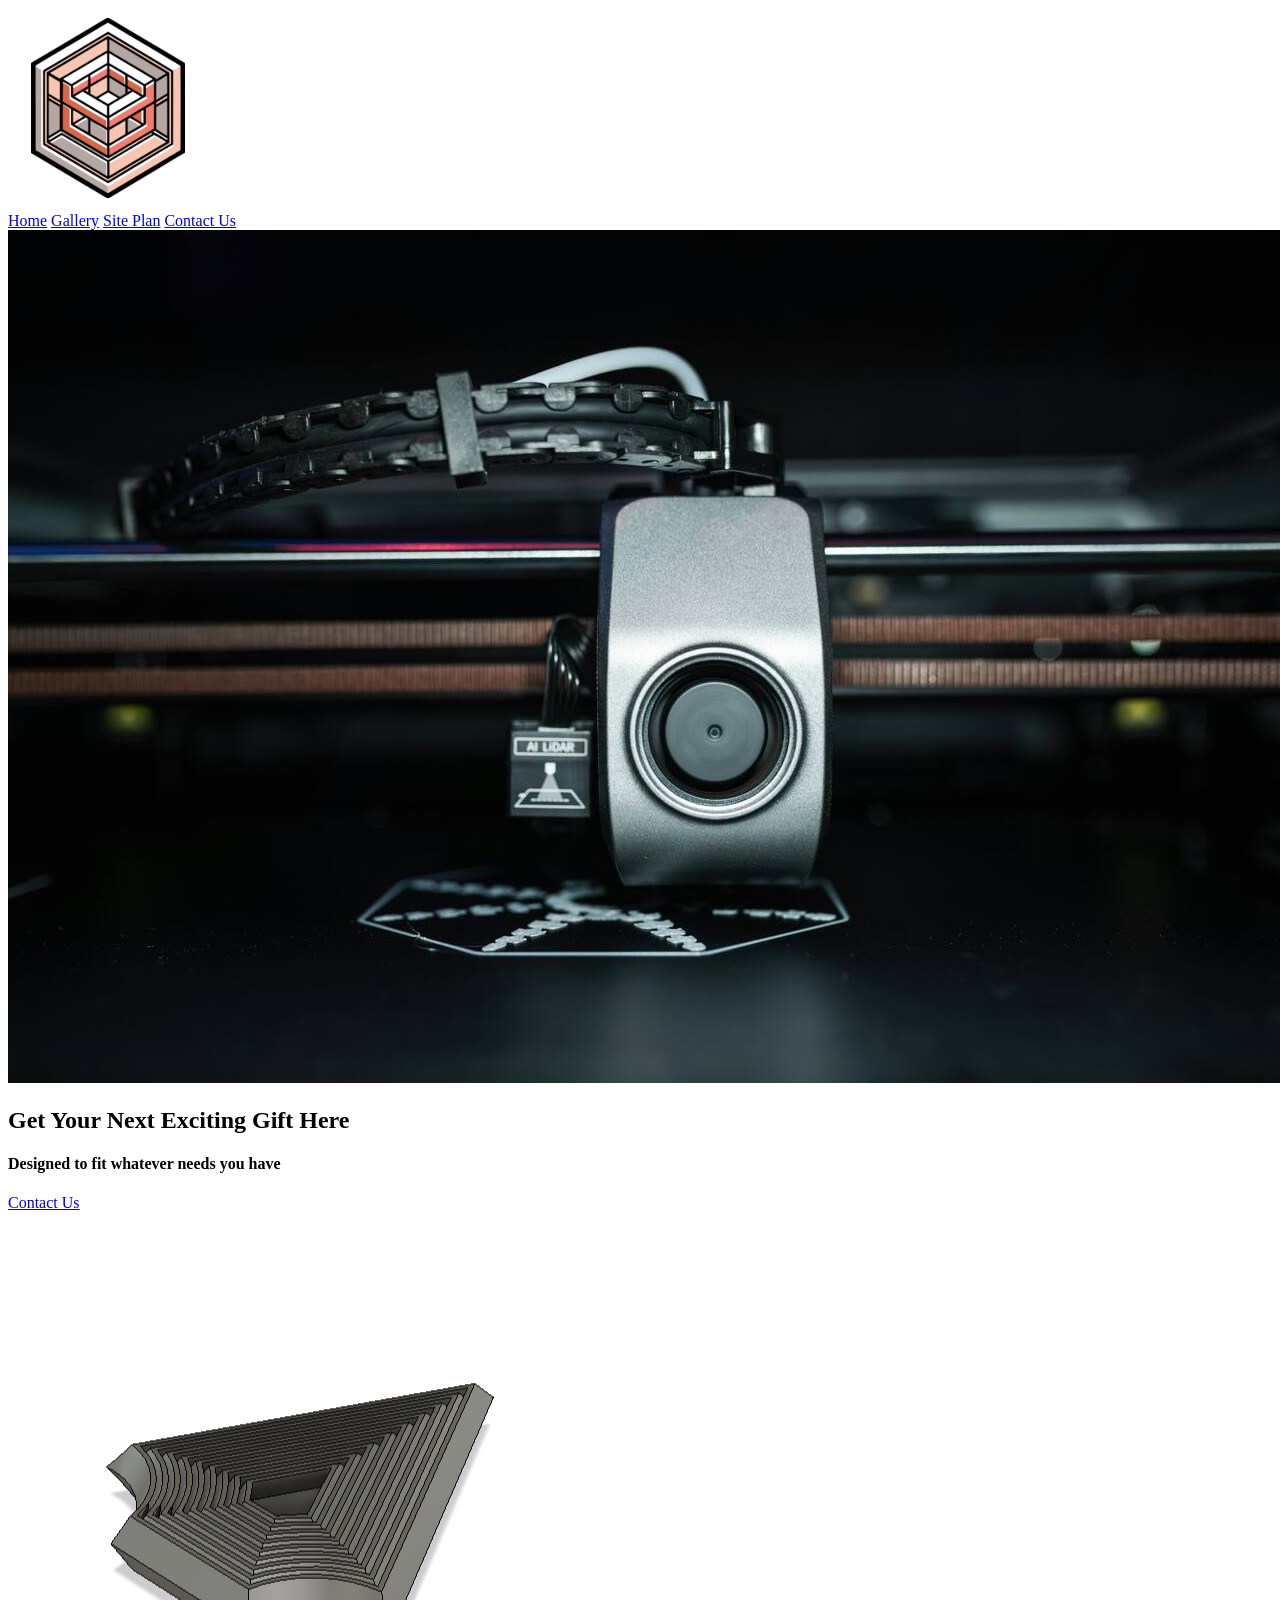
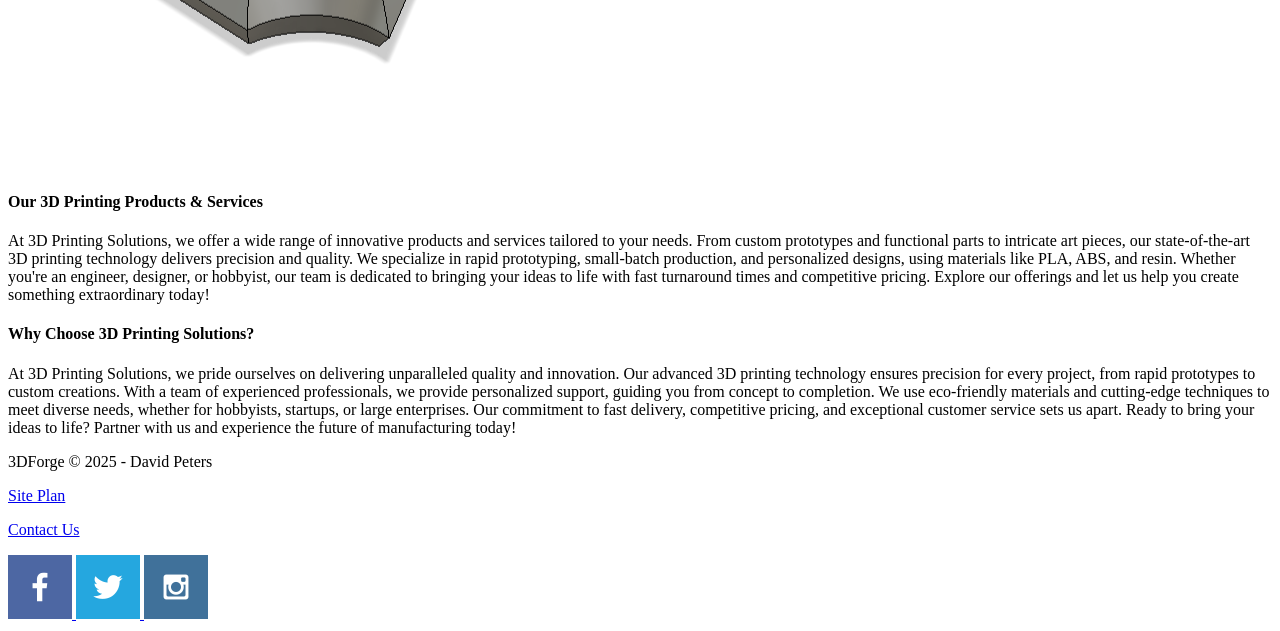
<file: 3d-print-services/index.html>
<!DOCTYPE html>
<html lang="en">
<head>
    <meta charset="UTF-8">
    <meta name="viewport" content="width=device-width, initial-scale=1.0">
    <title>3D Printing Services | 3DForge | Home</title>
</head>
<body>
    <div id="content">
        <header>
            <a href="index.html" id="logo_link">
                <img class="logo" src="images/site-logo.png" alt="3DForge Logo">
            </a>
            <nav>
                <a href="index.html">Home</a>
                <a href="gallery.html">Gallery</a>
                <a href="site-plan.html">Site Plan</a>
                <a href="contactus.html">Contact Us</a>
            </nav>
        </header>
        <div id="hero">
            <div id="hero-box">
                <img id="hero-img" src="images/3D-Printer-Printing.jpg" alt="Image of 3d Printer Printing Something">
            </div>
            <section id="hero-msg">
                <h1 class="hero-title">Get Your Next Exciting Gift Here</h1>
                <h4>Designed to fit whatever needs you have</h4>
                <div class="button-box">
                    <a class="contactus" href="contactus.html">Contact Us</a>
                </div>
            </section>
        </div>
    </div>
    <main>
        <section class="home-gallery">
            <div class="home-flex">
                <img src="images/Arrow-Head.png" alt="3d design of an arrowhead fidget toy">
            </div>
            <h4>Our 3D Printing Products & Services</h4>
            <p>
                At 3D Printing Solutions, we offer a wide range of innovative products and services tailored to your needs. From custom prototypes and functional parts to intricate art pieces, our state-of-the-art 3D printing technology delivers precision and quality. We specialize in rapid prototyping, small-batch production, and personalized designs, using materials like PLA, ABS, and resin. Whether you're an engineer, designer, or hobbyist, our team is dedicated to bringing your ideas to life with fast turnaround times and competitive pricing. Explore our offerings and let us help you create something extraordinary today!
            </p>
        </section>
        <section class="why">
            <h4>Why Choose 3D Printing Solutions?</h4>
            <p>
                At 3D Printing Solutions, we pride ourselves on delivering unparalleled quality and innovation. Our advanced 3D printing technology ensures precision for every project, from rapid prototypes to custom creations. With a team of experienced professionals, we provide personalized support, guiding you from concept to completion. We use eco-friendly materials and cutting-edge techniques to meet diverse needs, whether for hobbyists, startups, or large enterprises. Our commitment to fast delivery, competitive pricing, and exceptional customer service sets us apart. Ready to bring your ideas to life? Partner with us and experience the future of manufacturing today!
            </p>
        </section>
    </main>
    <footer>
        <p>3DForge &copy; 2025 - David Peters</p>
        <p><a href="site-plan.html">Site Plan</a></p>
        <p><a href="contactus.html">Contact Us</a></p>
        <div class="social">
            <a href="https://facebook.com" target="blank">
                <img src="images/facebook.png" alt="facebook icon">
            </a>
            <a href="https://twitter.com" target="blank">
                <img src="images/twitter.png" alt="twitter icon">
            </a>
            <a href="https://instagram.com" target="_blank">
                <img src="images/instagram.png" alt="instagram icon">
            </a>
        </div>

    </footer>
</body>
</html>
</file>
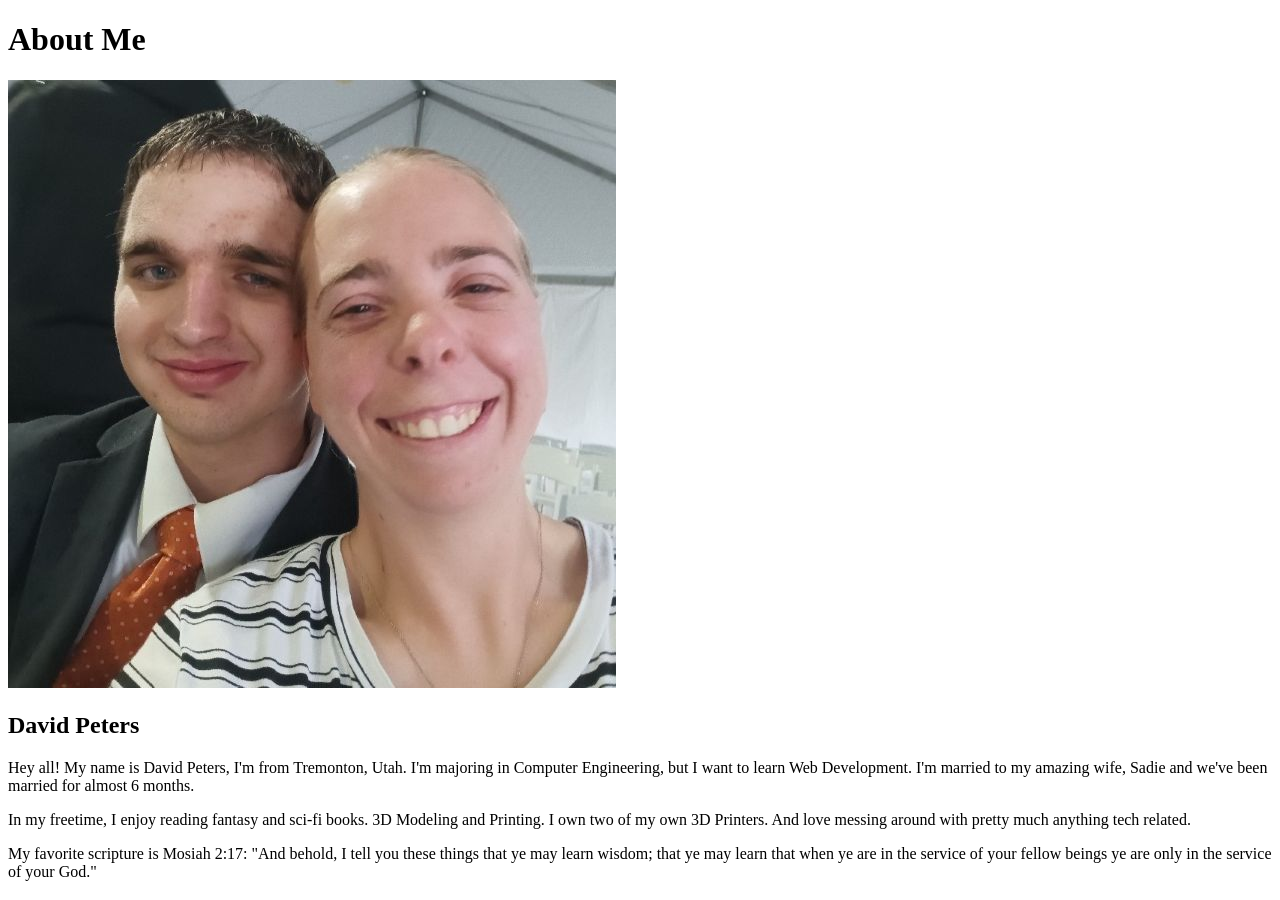
<file: aboutme/index.html>
<!DOCTYPE html>
<html lang="en">
<head>
    <meta charset="UTF-8">
    <meta http-equiv="X-UA-Compatible" content="IE=edge">
    <meta name="viewport" content="width=device-width, initial-scale=1.0">
    <title>All About Me</title>
</head>
<body>
    <h1>About Me</h1>
    <img src="Images/selfie.jpg" alt="Picture of David and his wife">
    <h2>David Peters</h2>
    <p>
        Hey all! My name is David Peters, I'm from Tremonton, Utah. I'm majoring in Computer Engineering, but I want to learn Web Development.
        I'm married to my amazing wife, Sadie and we've been married for almost 6 months.
    </p>
    <p>
        In my freetime, I enjoy reading fantasy and sci-fi books. 3D Modeling and Printing. I own two of my own 3D Printers. 
        And love messing around with pretty much anything tech related.
    </p>
    <p>
        My favorite scripture is Mosiah 2:17: "And behold, I tell you these things that ye may learn wisdom; that ye may learn that when ye are in the service of your fellow beings ye are only in the service of your God."
    </p>
</body>
</html>
</file>
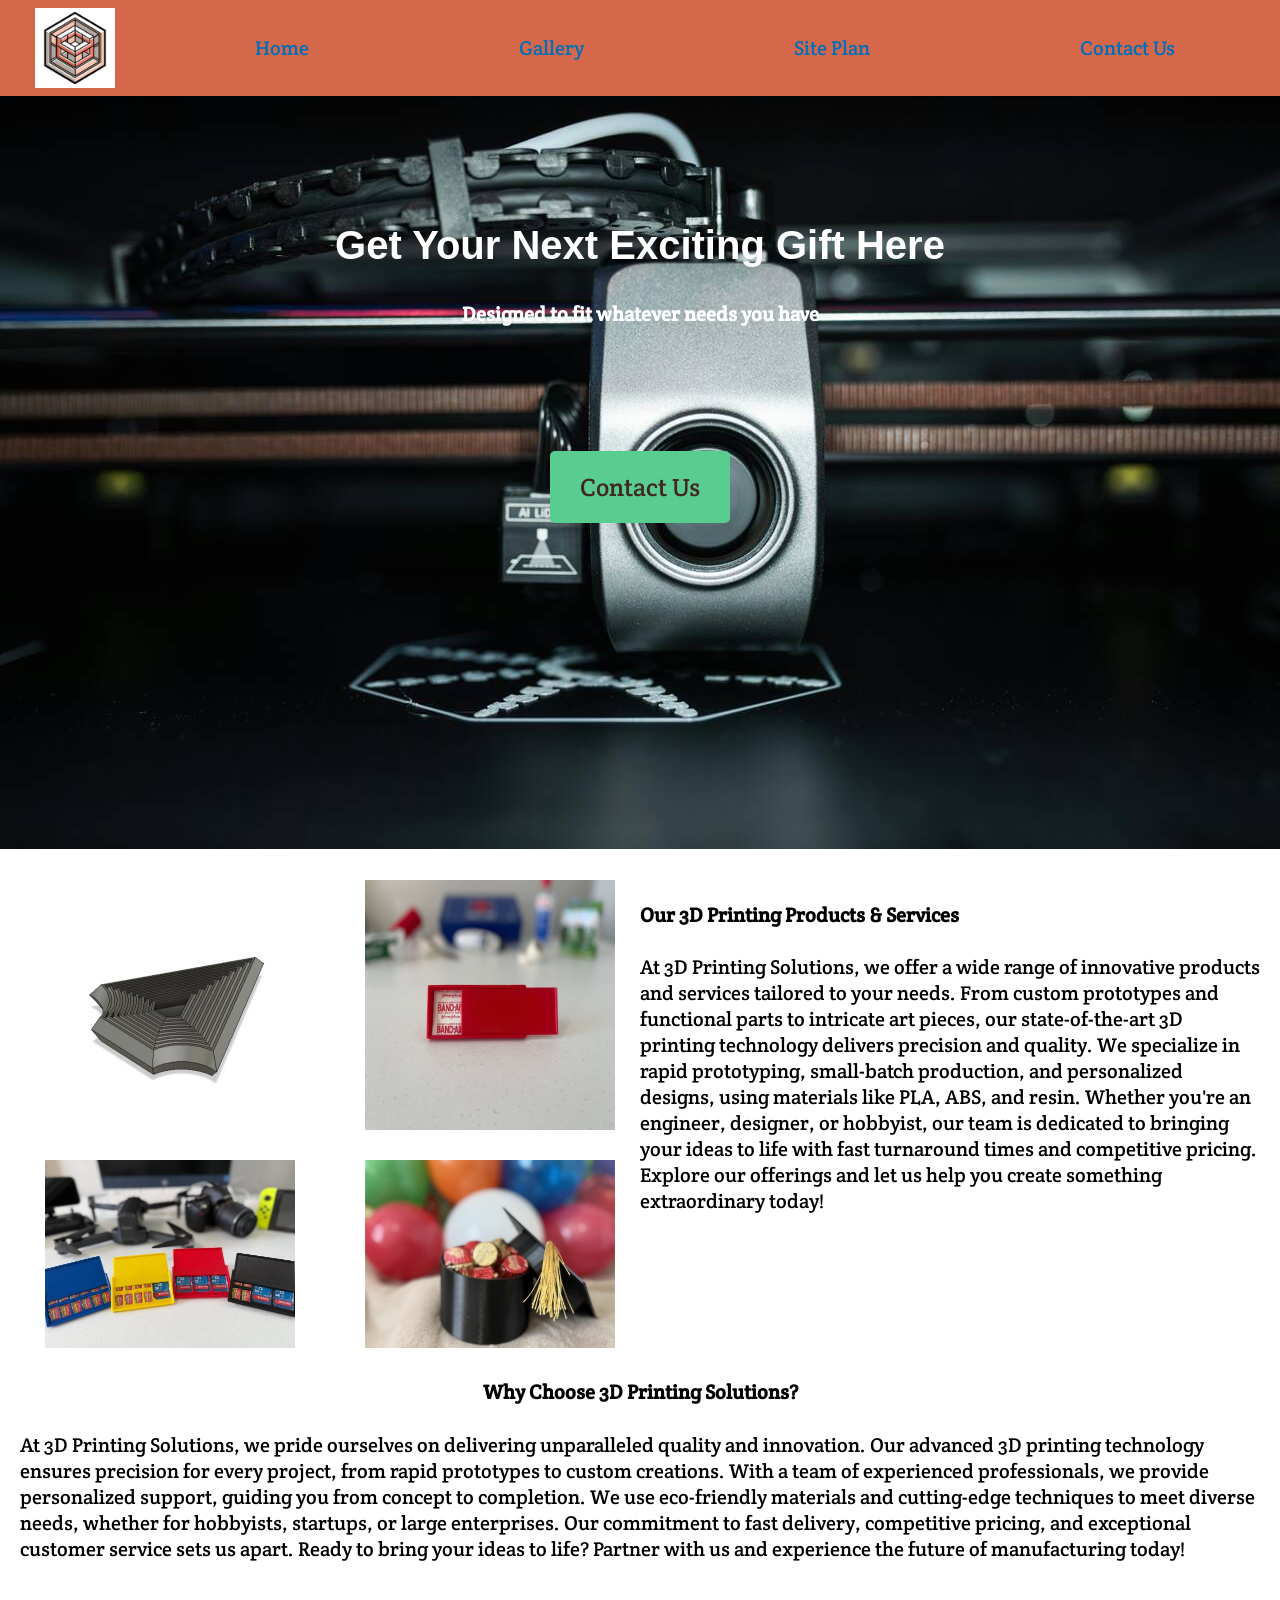
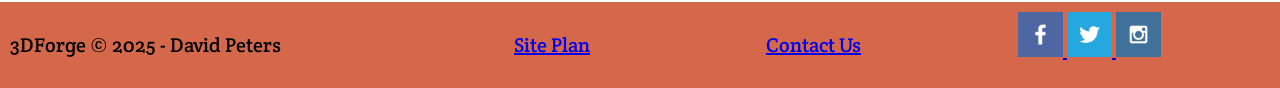
<file: print-services/index.html>
<!DOCTYPE html>
<html lang="en">
<head>
    <meta charset="UTF-8">
    <meta name="viewport" content="width=device-width, initial-scale=1.0">
    <link type="text/css" rel="stylesheet" href="styles/styles.css">
    <title>3D Printing Services | 3DForge | Home</title>
</head>
<body>
    <div id="content">
        <header>
            <a href="index.html" id="logo_link">
                <img class="logo" src="images/site-logo.png" alt="3DForge Logo">
            </a>
            <nav>
                <a href="index.html">Home</a>
                <a href="gallery.html">Gallery</a>
                <a href="site-plan.html">Site Plan</a>
                <a href="contactus.html">Contact Us</a>
            </nav>
        </header>
        <div id="hero">
            <div id="hero-box">
                <img id="hero-img" src="images/3D-Printer-Printing.jpg" alt="Image of 3d Printer Printing Something">
            </div>
            <section id="hero-msg">
                <h1 class="hero-title">Get Your Next Exciting Gift Here</h1>
                <h4>Designed to fit whatever needs you have</h4>
            </section>
            <div class="button-box">
                <a class="contactus" href="contactus.html">Contact Us</a>
            </div>
        </div>
    </div>
    <main>
        <section class="home-gallery">
            <div class="home-flex">
                <img src="images/past-orders/A Toys/Arrow-Head.jpg" alt="3d design of an arrowhead fidget toy">
                <img src="images/past-orders/A Bandaid Boxes/red-bandaid.jpg" alt="Red Bandaid Box">
                <img src="images/past-orders/A SD Card Box/all.jpg" alt="Set of SD Card boxes with a camera in the background">
                <img src="images/past-orders/Graduation Cap/candy.jpg" alt="A graduation cap box with candy in it">
            </div>
            <div class="home-gallery-text">    
                <h4>Our 3D Printing Products & Services</h4>
                <p>
                    At 3D Printing Solutions, we offer a wide range of innovative products and services tailored to your needs. From custom prototypes and functional parts to intricate art pieces, our state-of-the-art 3D printing technology delivers precision and quality. We specialize in rapid prototyping, small-batch production, and personalized designs, using materials like PLA, ABS, and resin. Whether you're an engineer, designer, or hobbyist, our team is dedicated to bringing your ideas to life with fast turnaround times and competitive pricing. Explore our offerings and let us help you create something extraordinary today!
                </p>
            </div>
        </section>
        <section class="why">
            <h4>Why Choose 3D Printing Solutions?</h4>
            <p>
                At 3D Printing Solutions, we pride ourselves on delivering unparalleled quality and innovation. Our advanced 3D printing technology ensures precision for every project, from rapid prototypes to custom creations. With a team of experienced professionals, we provide personalized support, guiding you from concept to completion. We use eco-friendly materials and cutting-edge techniques to meet diverse needs, whether for hobbyists, startups, or large enterprises. Our commitment to fast delivery, competitive pricing, and exceptional customer service sets us apart. Ready to bring your ideas to life? Partner with us and experience the future of manufacturing today!
            </p>
        </section>
    </main>
    <footer>
        <p>3DForge &copy; 2025 - David Peters</p>
        <p><a href="site-plan.html">Site Plan</a></p>
        <p><a href="contactus.html">Contact Us</a></p>
        <div class="social">
            <a href="https://facebook.com" target="blank">
                <img src="images/facebook.png" alt="facebook icon">
            </a>
            <a href="https://twitter.com" target="blank">
                <img src="images/twitter.png" alt="twitter icon">
            </a>
            <a href="https://instagram.com" target="_blank">
                <img src="images/instagram.png" alt="instagram icon">
            </a>
        </div>

    </footer>
</body>
</html>
</file>
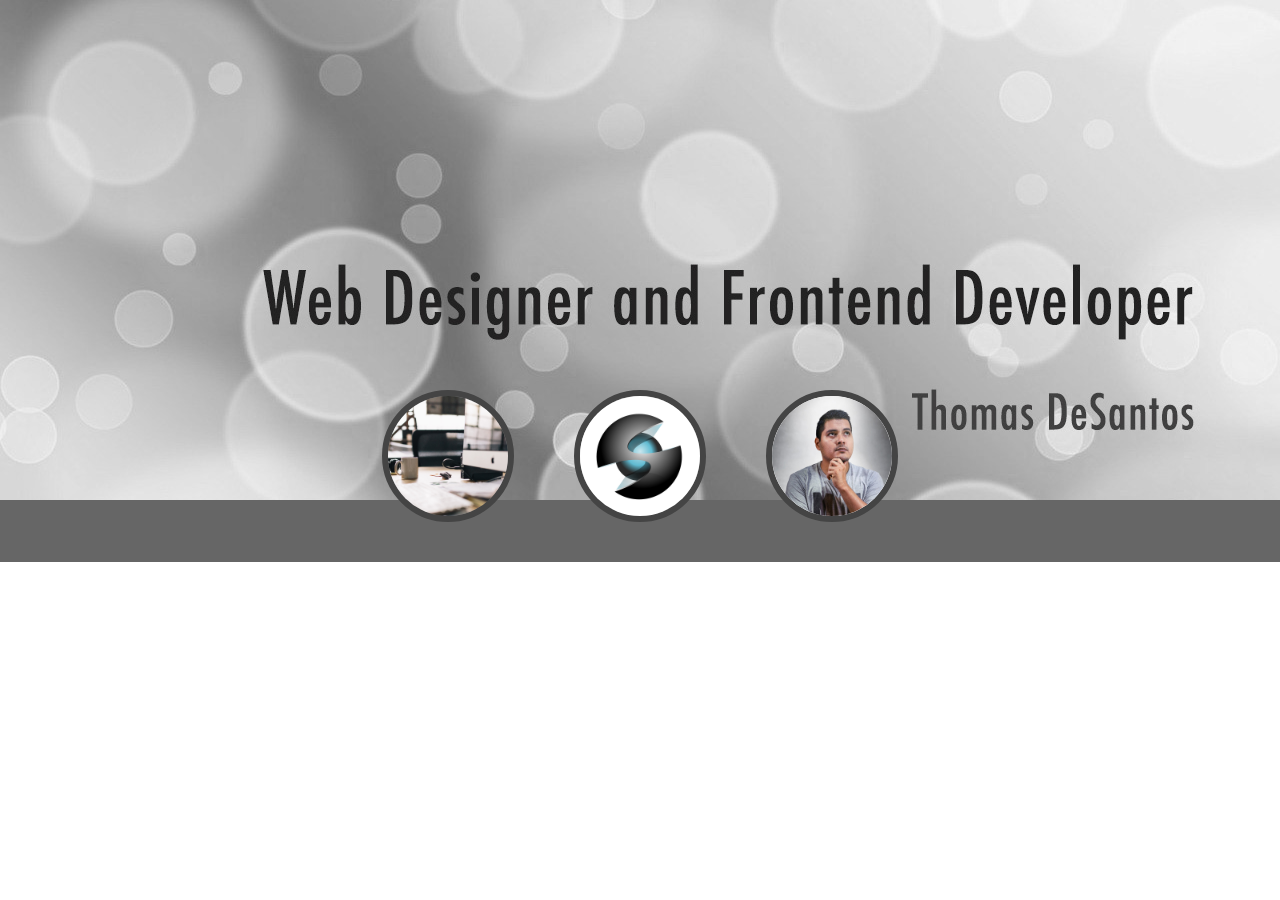
<file: Test/index.html>
<!DOCTYPE html>
<html lang="en">
<head>
  <meta charset="UTF-8" />
  <meta name="viewport" content="width=device-width, initial-scale=1.0"/>
  <title>Thomas DeSantos Portfolio</title>
  <link rel="stylesheet" href="styles/styles.css" />
</head>
<body>

  <section class="hero">
    <img src="images/w05_circles.jpg" alt="Hero Image" />
  </section>

  <section class="icons">
    <div class="icon"><img src="images/w05_ice_image_desk.jpg" alt="Office" /></div>
    <div class="icon"><img src="images/w05_ice_image_graphic.png" alt="Logo" /></div>
    <div class="icon"><img src="images/w05_ice_image_person.jpg" alt="Portrait" /></div>
  </section>

</body>
</html>
</file>
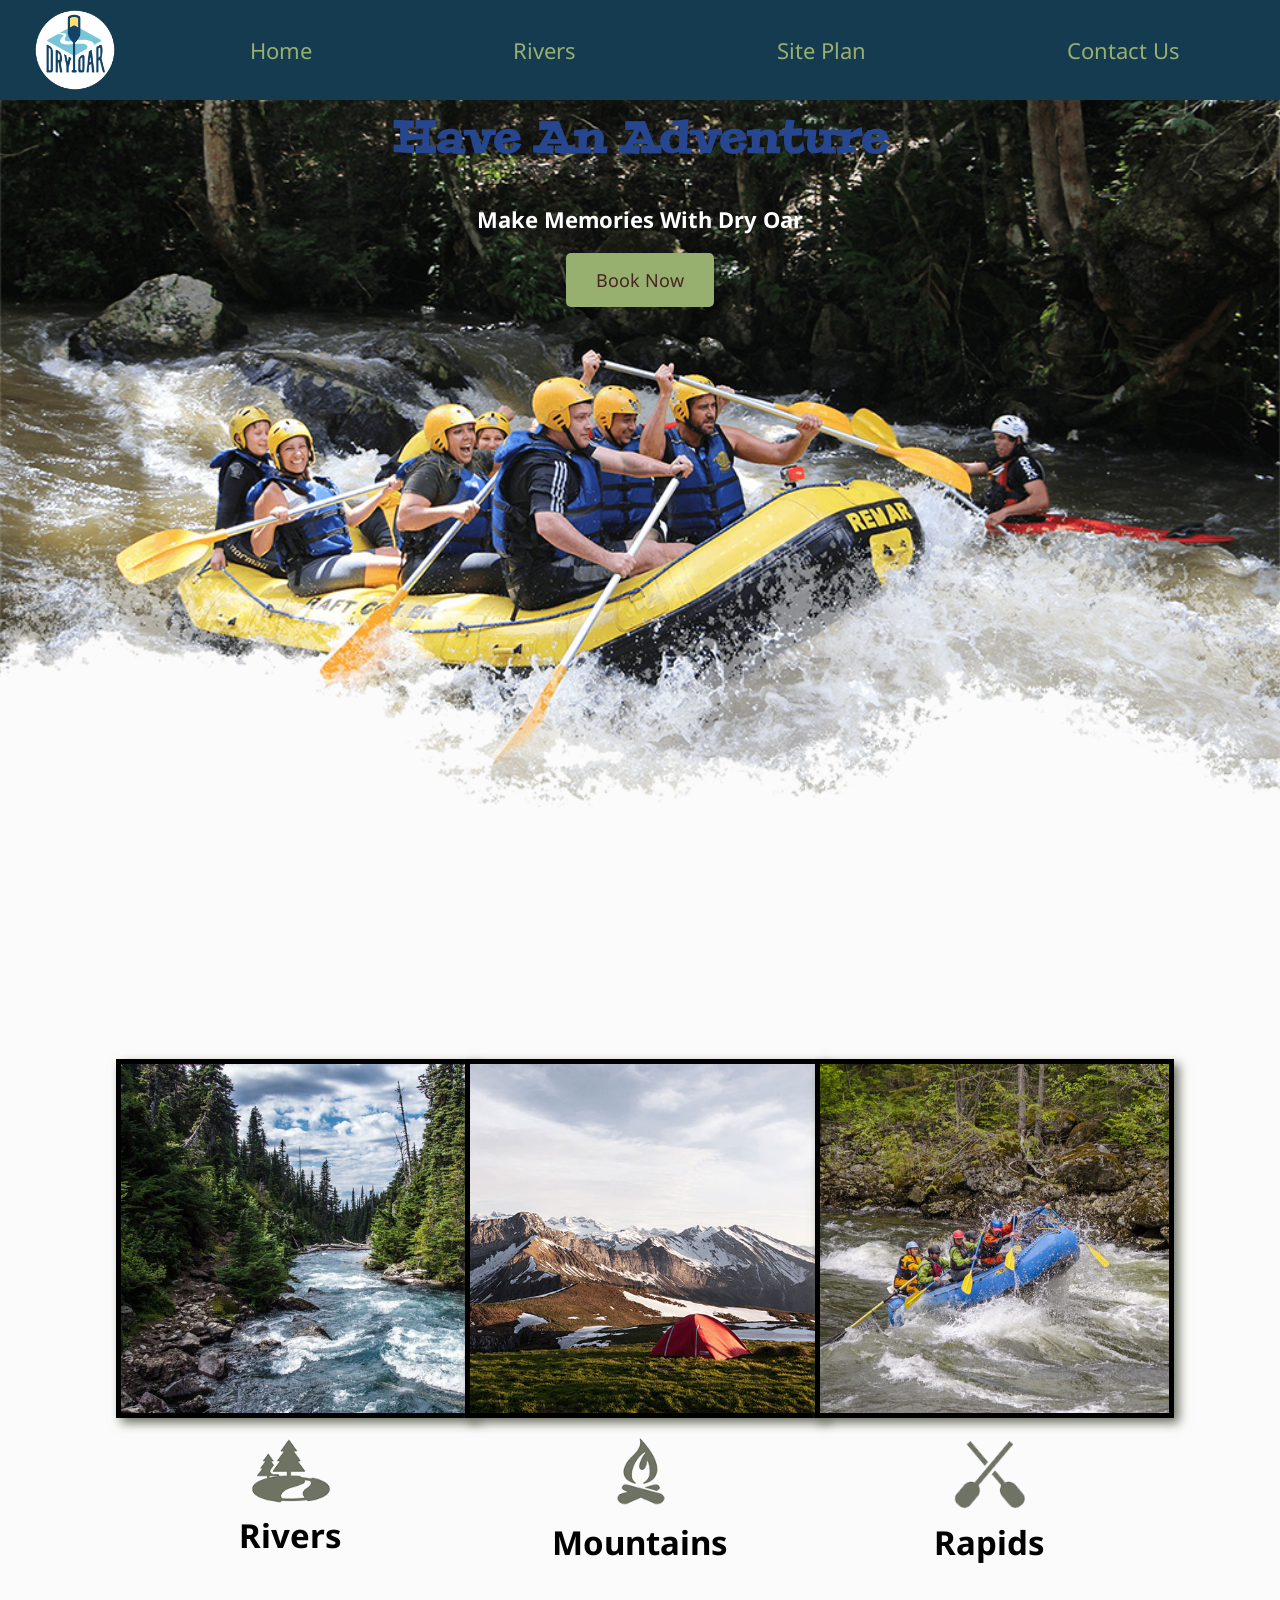
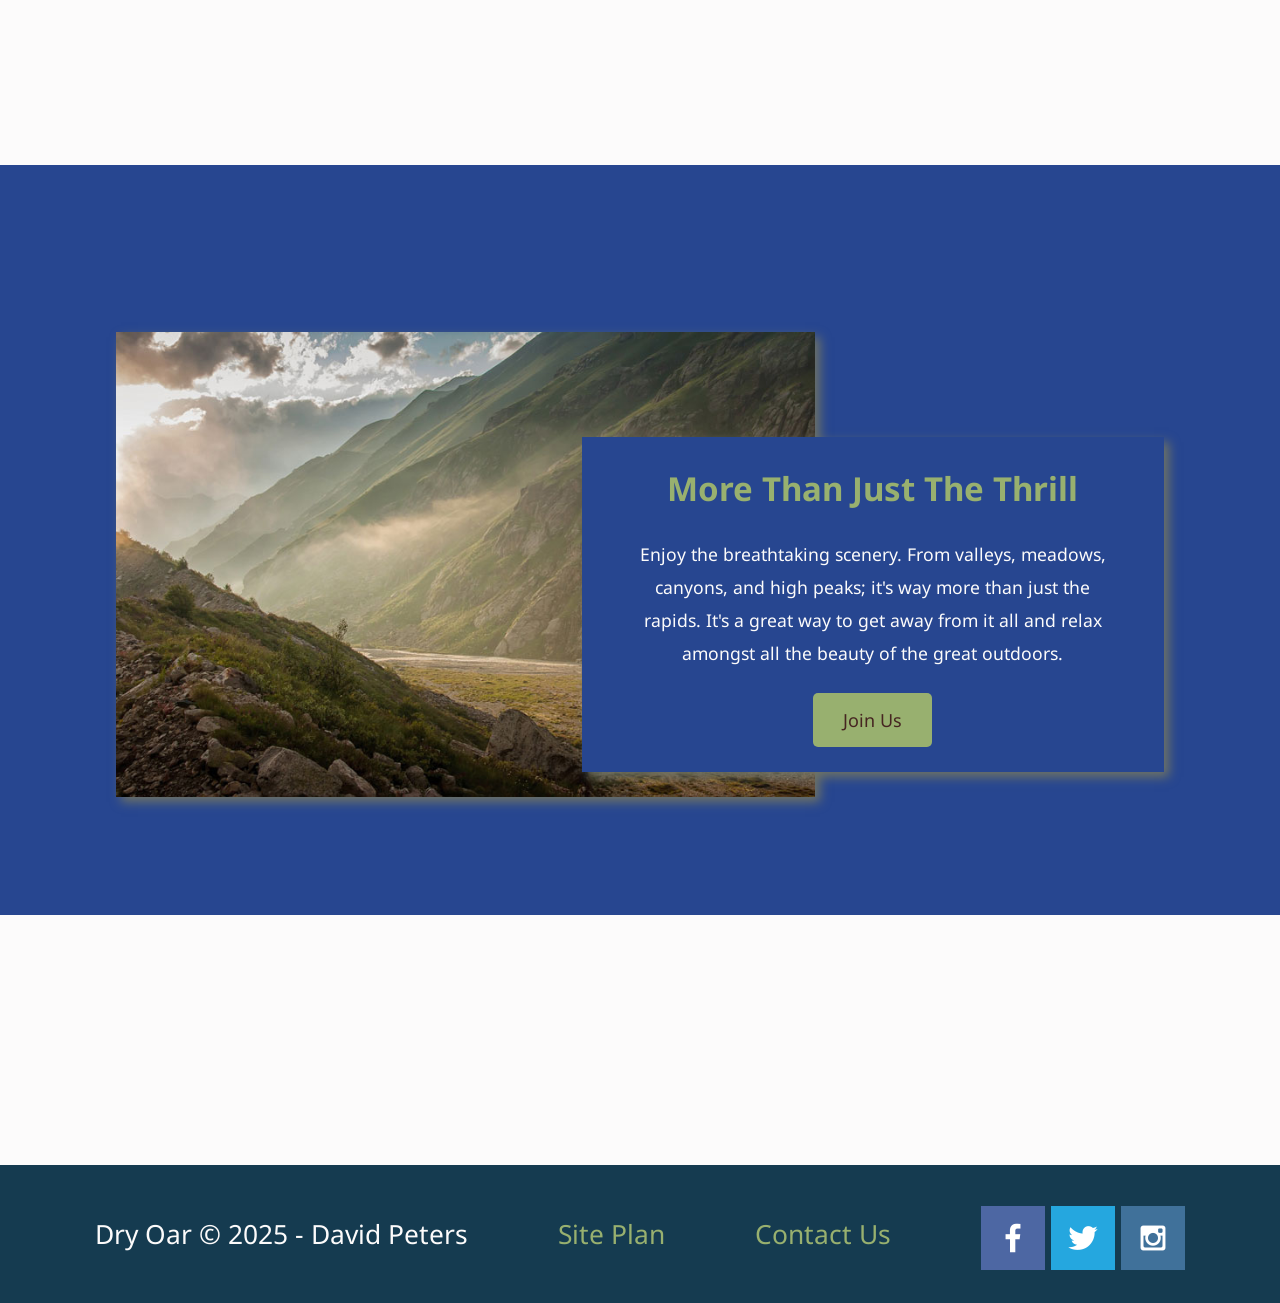
<file: wwr/index.html>
<!DOCTYPE html>
<html lang="en">
<head>
    <meta charset="UTF-8">
    <meta name="viewport" content="width=device-width, initial-scale=1.0">
    <link rel="stylesheet" href="styles/styles.css">
    <title>Whitewater Rafting Vacations | Dry Oar Boating | Home</title>
</head>
    <body>
        <div id="content">
            <header>
                <a href="index.html" id="logo_link"> 
                    <img class="logo" src="images/logo.png" alt="Dry Oar Logo">
                </a>
                <nav>
                    <a href="index.html">Home</a>
                    <a href="rivers.html">Rivers</a>
                    <a href="site-plan-rafting.html">Site Plan</a>
                    <a href="contactus.html">Contact Us</a>
                </nav>
            </header>
            <div id="hero">
                <div id="hero-box">
                    <img id="hero-img" src="images/hero.png" alt="People enjoying white water rafting">
                </div>
                <section id="hero-msg">
                    <h1 class="home-title">Have An Adventure</h1>
                    <h4>Make Memories With Dry Oar </h4>
                    <div class="button-box">
                        <a class="book" href="contactus.html">Book Now</a>
                    </div>
                </section>
            </div>
            <main class="home-grid">
                <section class="rivers-card">
                    <img class="card-img" src="images/rivers.jpg" alt="river in forest">
                    <img class="icon" src="images/river_icon.png" alt="river icon">
                    <h2>Rivers</h2>
                </section>
                <section class="camping-card">
                    <img class="card-img" src="images/camping.jpg" alt="tent in mountains">
                    <img class="icon" src="images/fire_icon.png" alt="fire icon">
                    <h2>Mountains</h2>
                </section>
                <section class="rapids-card">
                    <img class="card-img" src="images/rapids.jpg" alt="rafting boat">
                    <img class="icon" src="images/oars.png" alt="oars icon">
                    <h2>Rapids</h2>
                </section>
                <div id="background"></div>
                <img class="mountains" src="images/mountains.jpg" alt="Misty Mountains">
                <section class="msg">
                    <h2>More Than Just The Thrill</h2>
                    <p>Enjoy the breathtaking scenery. From valleys, meadows, canyons, and high peaks; it's way more than just the rapids. It's a great way to get away from it all and relax amongst all the beauty of the great outdoors.</p>
                    <a class="join" href="rivers.html">Join Us</a>
                </section>
            </main>
            <footer>
                <p>Dry Oar &copy; 2025 - David Peters</p>
                <p><a href="site-plan-rafting.html">Site Plan</a></p>
                <p><a href="contactus.html">Contact Us</a></p>
                <div class="social">
                    <a href="https://facebook.com" target="blank">
                        <img src="images/facebook.png" alt="facebook icon">
                    </a>
                    <a href="https://twitter.com" target="blank">
                        <img src="images/twitter.png" alt="twitter icon">
                    </a>
                    <a href="https://instagram.com" target="_blank">
                        <img src="images/instagram.png" alt="instagram icon">
                    </a>
                </div>
            </footer>
        </div>
    </body>
</html>
</file>
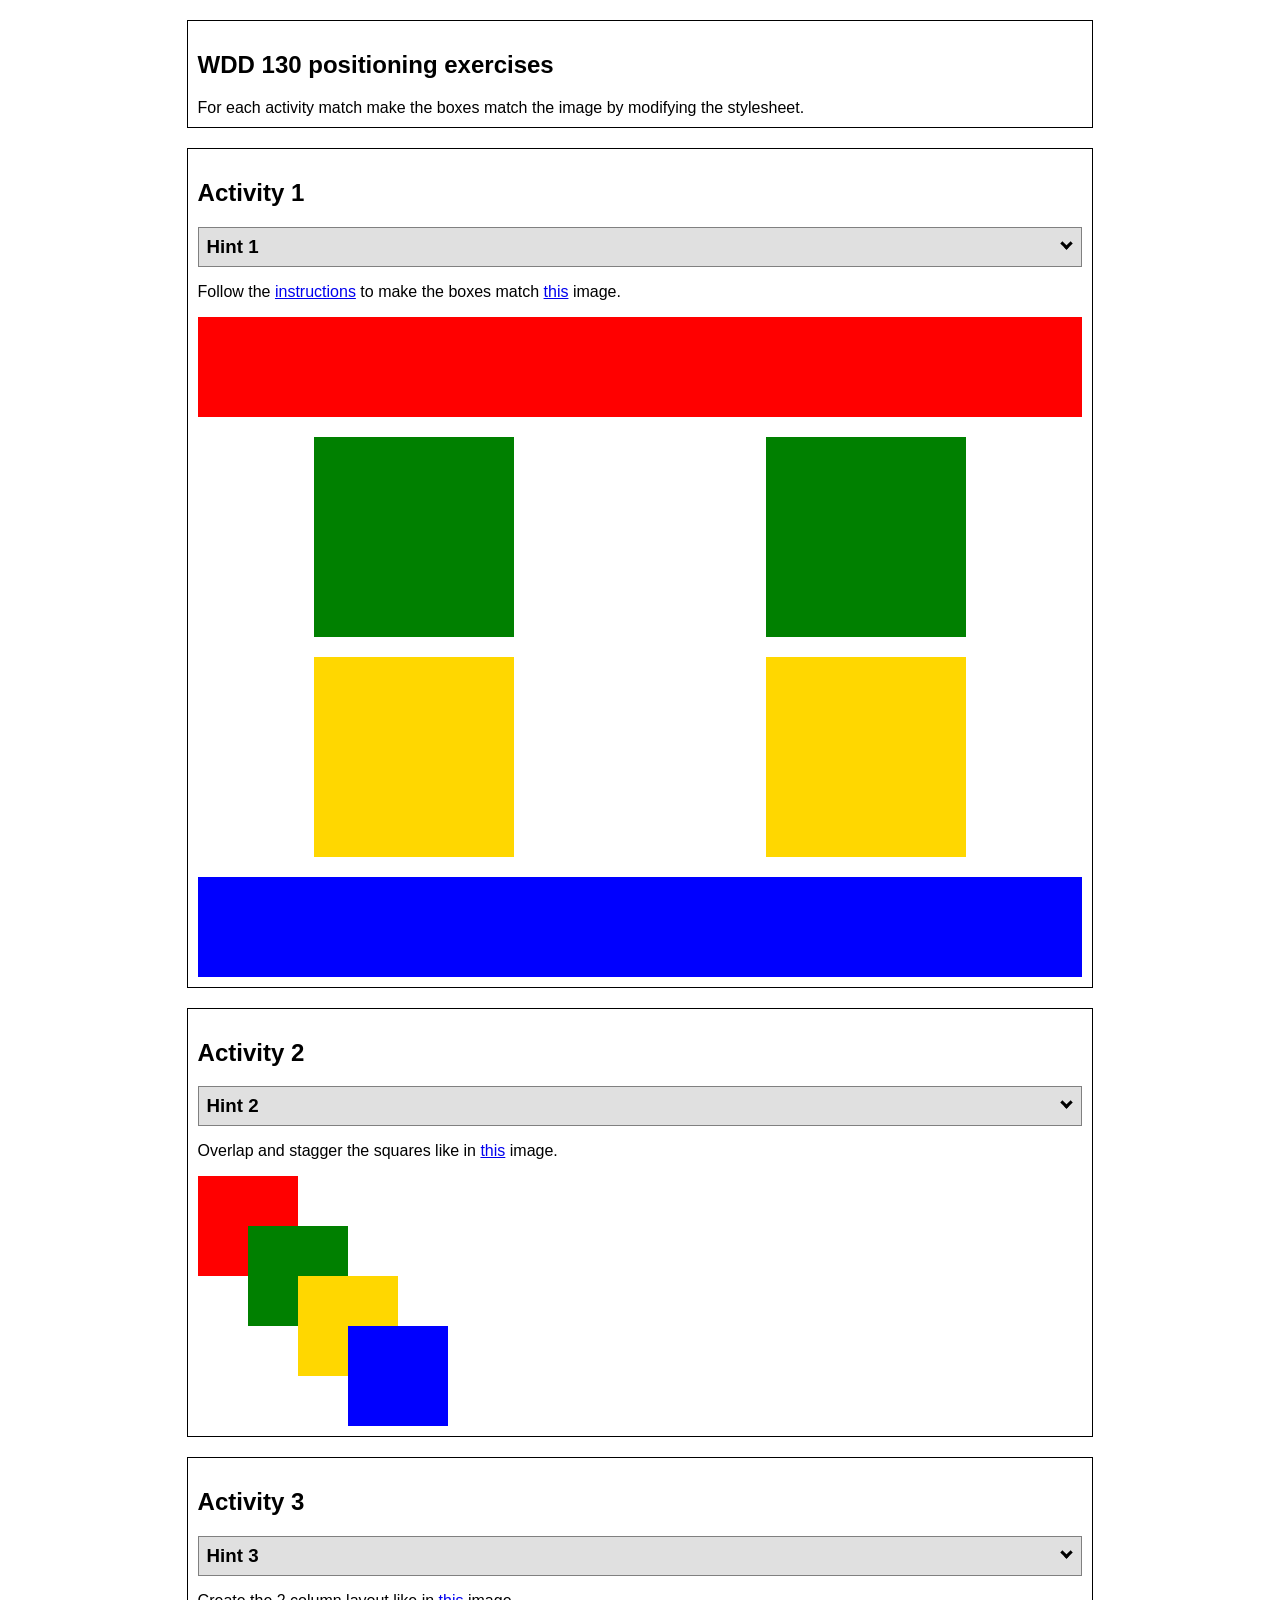
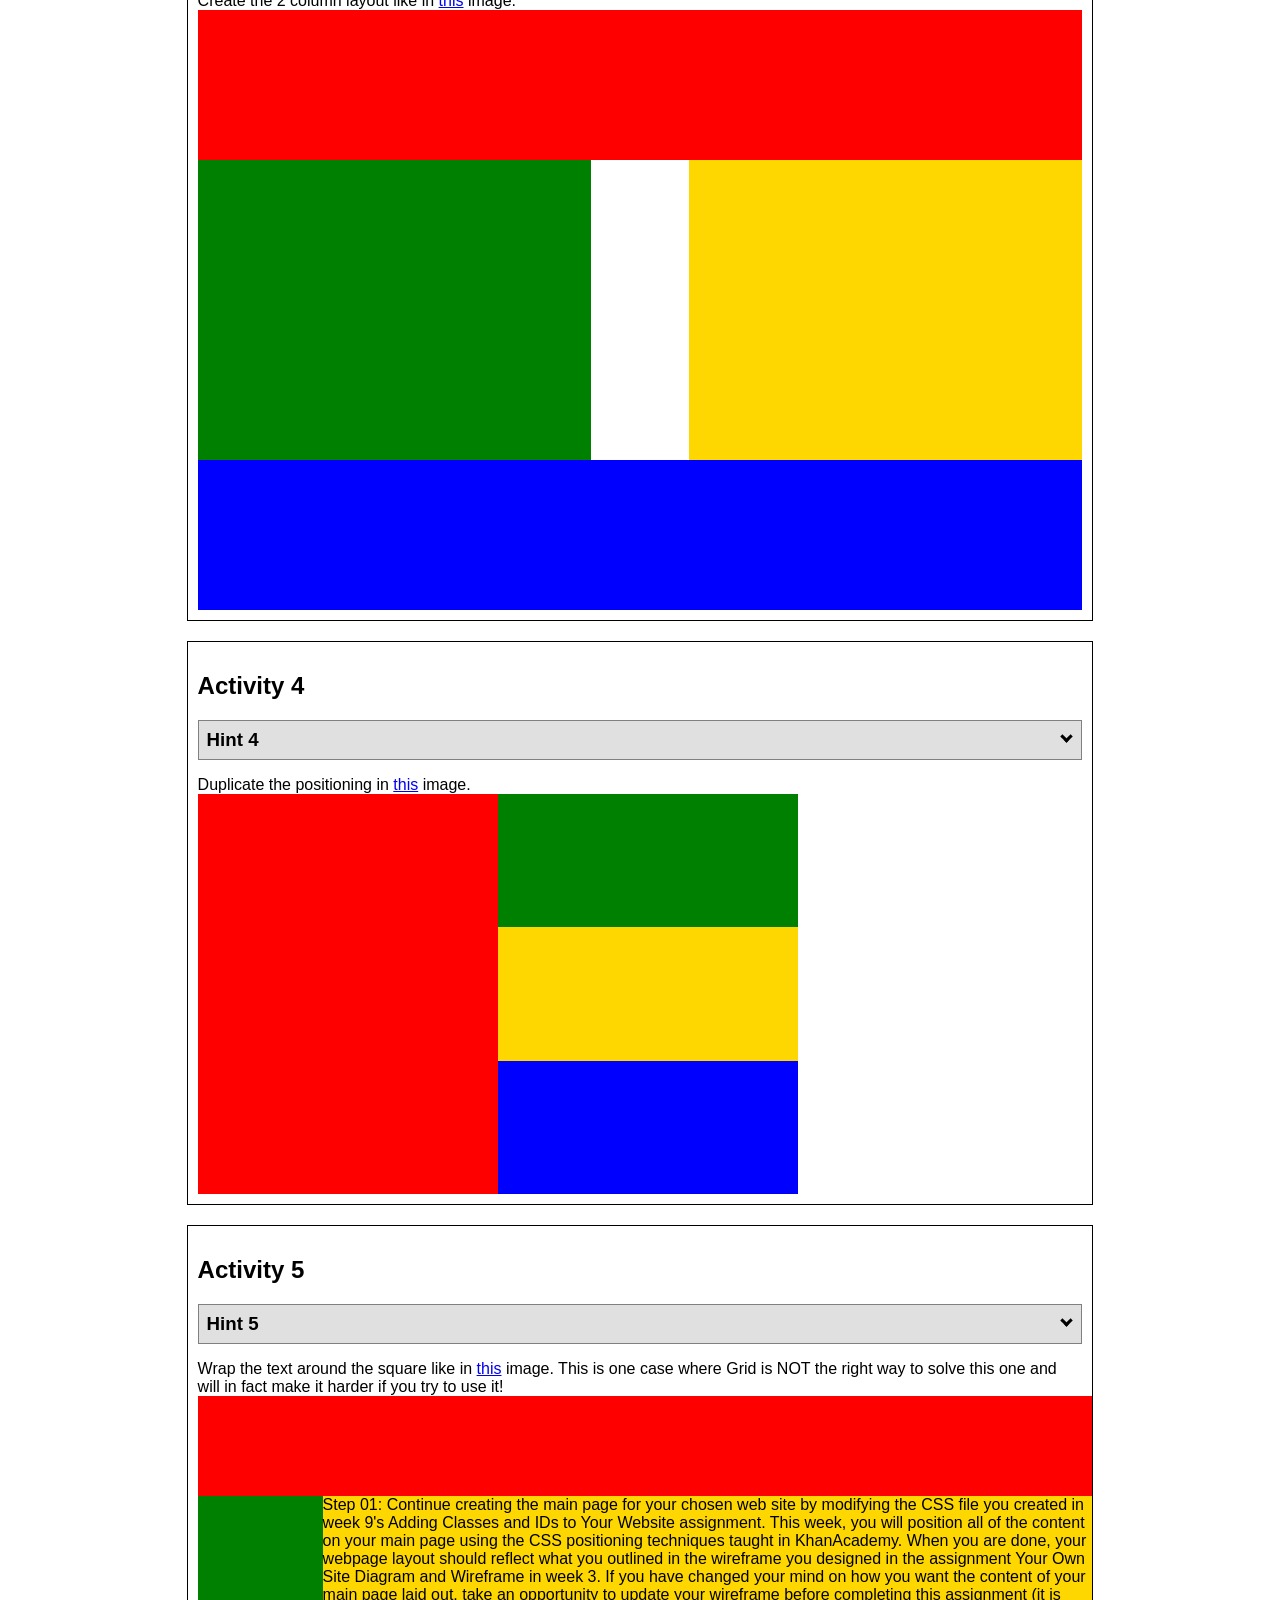
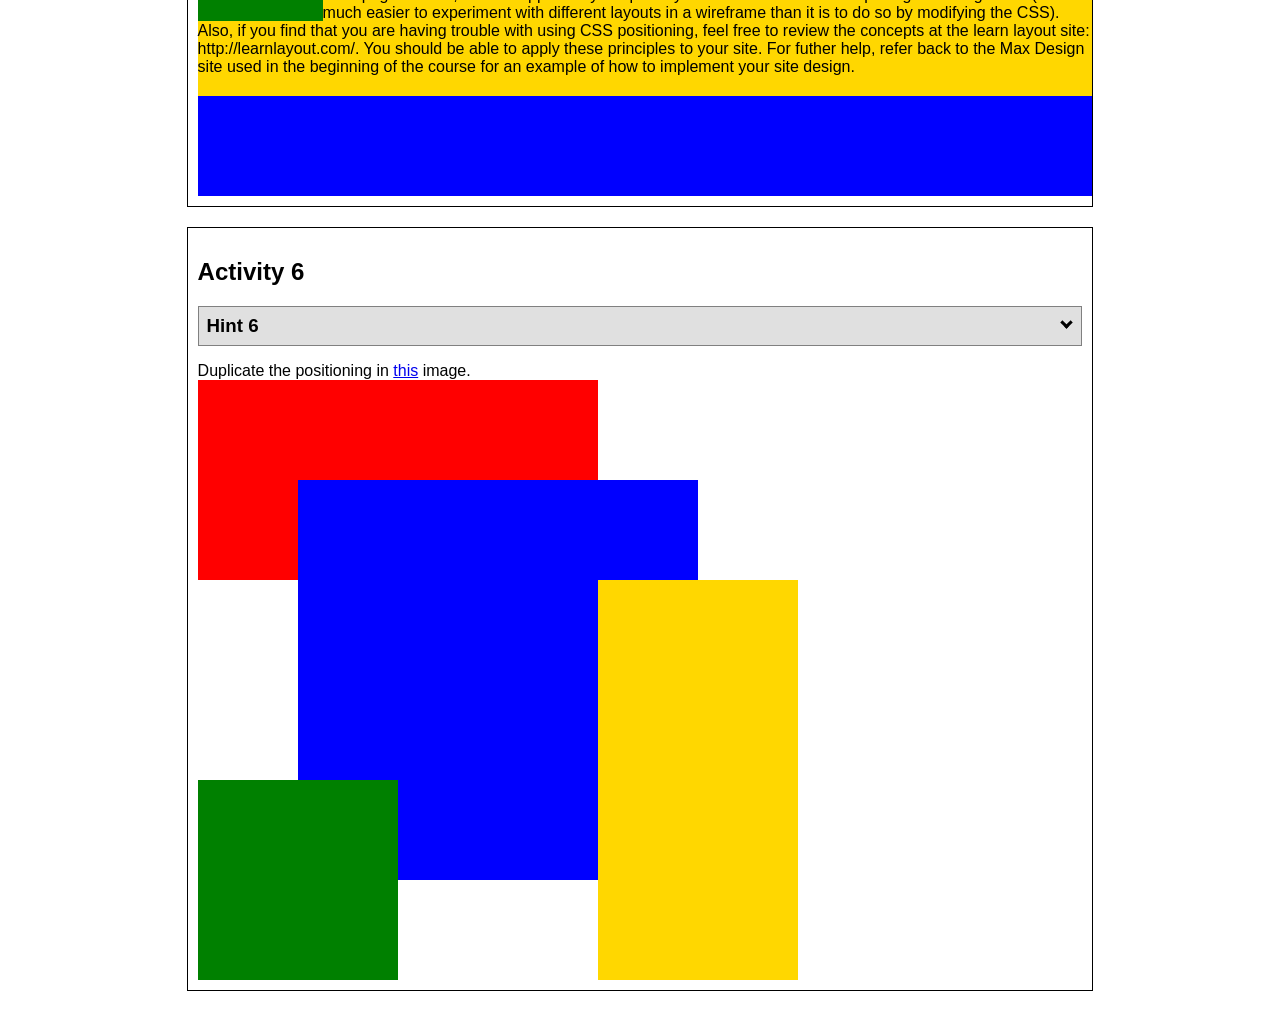
<file: positioning.html>
<!DOCTYPE html>
<html lang="en">
  <head>
    <!-- HTML - Name: positioning.html -->
    <title>Positioning Activity</title>
    <link rel="stylesheet" type="text/css" href="positionstyles.css" />
  </head>
  <body>
    <div class="activity">
      <h2>WDD 130 positioning exercises</h2>
      For each activity match make the boxes match the image by modifying the stylesheet.</div>
    <div class="activity">
      <h2>Activity 1</h2>
      <section class="hint"><input type="checkbox" ><i></i> <h3>Hint 1</h3><div><p>Check out the <a href="https://byui-wdd.github.io/wdd130/activities/w06-css-positioning.html" target="_blank">activity instructions</a> in Ilearn!</p></div></section>
      <p>Follow the <a href="https://byui-wdd.github.io/wdd130/activities/w06-css-positioning.html" target="_blank">instructions</a> to make the boxes match  <a href="https://byui-wdd.github.io/wdd130/images/example1.png" target="_blank">this</a> image.</p>
      <div class="content1" >
        <div class="red1" ></div>
        <div class="green1" ></div>
        <div class="green1" ></div>
        <div class="yellow1"></div>
        <div class="yellow1"></div>
        <div class="blue1"></div>
      </div>
    </div>
    <div class="activity">
      <h2>Activity 2</h2>
      <section class="hint"><input type="checkbox" > <h3>Hint 2</h3><i></i><div>
      <ul>
      <li>grid-template-columns: 50px 50px 50px 50px 50px </li></ul></div></section>
      <p>Overlap and stagger the squares like in <a href="https://byui-wdd.github.io/wdd130/images/example2.png" target="_blank">this</a> image.</p>
      <div class="content2" >
        <div class="red2" ></div>
        <div class="green2" ></div>
        <div class="yellow2"></div>
        <div class="blue2"></div>
      </div>
    </div>
    <div class="activity">
      <h2>Activity 3</h2>
      <section class="hint"><input type="checkbox" > <h3>Hint 3</h3><i></i><div><p>This one is going to be best solved with CSS Grid. Remember to make the boxes the right width first...then start moving them around. </p><h4>Properties used:</h4><ul><li>display:grid;</li><li>grid-template-columns:</li><li>grid-column-gap:</li>
        <li>grid-column:</li>  </ul></div></section>
      Create the 2 column layout like in <a href="https://byui-wdd.github.io/wdd130/images/example3.png" target="_blank">this</a>  image.
      <div class="content3" >
        <div class="red3" ></div>
        <div class="green3" ></div>
        <div class="yellow3"></div>
        <div class="blue3"></div>
      </div>
    </div>
    <div class="activity">
      <h2>Activity 4</h2>
      <section class="hint"><input type="checkbox" > <h3>Hint 4</h3><i></i><div><p>For the others we have been primarily concerned with width. For this one you will need to adjust height as well. </p><h4>Properties used:</h4><ul><li>display:grid;</li><li>grid-template-columns:</li><li>grid-row:</li></ul></div></section>
      Duplicate the positioning in <a href="https://byui-wdd.github.io/wdd130/images/example4.png" target="_blank">this</a> image. 
      <div class="content4" >
        <div class="red4" ></div>
        <div class="green4" ></div>
        <div class="yellow4"></div>
        <div class="blue4"></div>
      </div>
    </div>

    <div class="activity">
      <h2>Activity 5</h2>
      <section class="hint"><input type="checkbox" > <h3>Hint 5</h3><i></i><div><p>Grid is <strong>not</strong> the right way to do this.  In fact there is only one way to really do that...and that is with float. Remember that we float the thing we want the text to wrap around.  Also remember to start by making all the shapes the right size and shape.</p><h4>Properties used:</h4><ul><li>float: left;</li></ul></div></section>
      Wrap the text around the square like in <a href="https://byui-wdd.github.io/wdd130/images/example5.png" target="_blank">this</a> image. This is one case where Grid is NOT the right way to solve this one and will in fact make it harder if you try to use it!
      <div class="content5" >
        <div class="red5" ></div>
        <div class="green5" ></div>
        <div class="yellow5">Step 01: Continue creating the main page for your chosen web site by modifying the CSS file you created in week 9's Adding Classes and IDs to Your Website assignment. This week, you will position all of the content on your main page using the CSS positioning techniques taught in KhanAcademy. When you are done, your webpage layout should reflect what you outlined in the wireframe you designed in the assignment Your Own Site Diagram and Wireframe in week 3.
          If you have changed your mind on how you want the content of your main page laid out, take an opportunity to update your wireframe before completing this assignment (it is much easier to experiment with different layouts in a wireframe than it is to do so by modifying the CSS). Also, if you find that you are having trouble with using CSS positioning, feel free to review the concepts at the learn layout site: http://learnlayout.com/. You should be able to apply these principles to your site. For futher help, refer back to the Max Design site used in the beginning of the course for an example of how to implement your site design.</div>
        <div class="blue5"></div>
      </div>
    </div>
    <div class="activity">
      <h2>Activity 6</h2>
      <section class="hint"><input type="checkbox" > <h3>Hint 6</h3><i></i><div><p>This one is all about visualizing the grid behind the layout. If you are having a hard time doing that first: all the sizes are even multiples of 100, and second here is another example with the lines drawn: <a href="https://byui-wdd.github.io/wdd130/images/example6-hint.png" target="_blank">example 6 with lines</a>. For this one you will find it easiest if you use px for the column width. You can also use <kbd>z-index</kbd> to control the element layering.    </p><h4>Properties used:</h4><ul><li>display:grid;</li><li>grid-template-columns:</li><li>grid-column:</li><li>grid-row:</li><li><a href="https://www.w3schools.com/cssref/pr_pos_z-index.asp" target="_blank">z-index:</a></li></ul></div></section>
      Duplicate the positioning in <a href="https://byui-wdd.github.io/wdd130/images/example6.png" target="_blank">this</a> image.
      <div class="content6" >
        <div class="red6" ></div>
        <div class="green6" ></div>
        <div class="yellow6"></div>
        <div class="blue6"></div>
      </div>
    </div>
  </body>
</html>
</file>
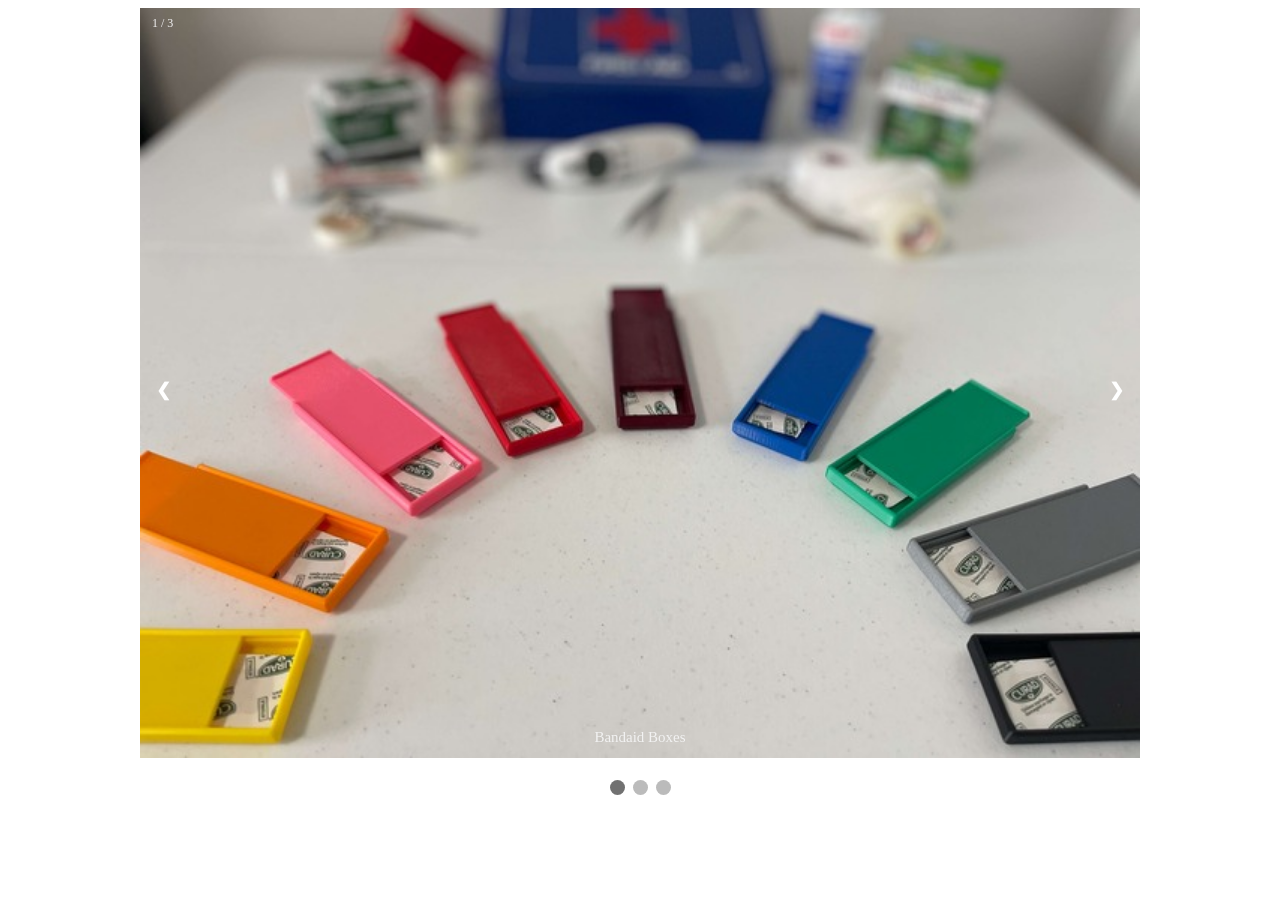
<file: slideshow.html>
<!DOCTYPE html>
<html lang="en">
<head>
    <meta charset="UTF-8">
    <meta name="viewport" content="width=device-width, initial-scale=1.0">
    <title>Document</title>
    <link type="text/css" rel="stylesheet" href="styles.css">
</head>
<body>
    <!-- Slideshow container -->
<div class="slideshow-container">

  <!-- Full-width images with number and caption text -->
  <div class="mySlides fade">
    <div class="numbertext">1 / 3</div>
    <img src="print-services/images/past-orders/A Bandaid Boxes/9-color-bandaid.jpg" style="width:100%">
    <div class="text">Bandaid Boxes</div>
  </div>

  <div class="mySlides fade">
    <div class="numbertext">2 / 3</div>
    <img src="print-services/images/past-orders/A Toys/8-star.jpg" style="width:100%">
    <div class="text">Fidget Toys</div>
  </div>

  <div class="mySlides fade">
    <div class="numbertext">3 / 3</div>
    <img src="print-services/images/past-orders/A Solo Cup Holder/collection.jpg" style="width:100%">
    <div class="text">Solo Cup Holder</div>
  </div>

  <!-- Next and previous buttons -->
  <a class="prev" onclick="plusSlides(-1)">&#10094;</a>
  <a class="next" onclick="plusSlides(1)">&#10095;</a>
</div>
<br>

<!-- The dots/circles -->
<div style="text-align:center">
  <span class="dot" onclick="currentSlide(1)"></span>
  <span class="dot" onclick="currentSlide(2)"></span>
  <span class="dot" onclick="currentSlide(3)"></span>
</div>

<script>
    let slideIndex = 1;
showSlides(slideIndex);

// Next/previous controls
function plusSlides(n) {
  showSlides(slideIndex += n);
}

// Thumbnail image controls
function currentSlide(n) {
  showSlides(slideIndex = n);
}

function showSlides(n) {
  let i;
  let slides = document.getElementsByClassName("mySlides");
  let dots = document.getElementsByClassName("dot");
  if (n > slides.length) {slideIndex = 1}
  if (n < 1) {slideIndex = slides.length}
  for (i = 0; i < slides.length; i++) {
    slides[i].style.display = "none";
  }
  for (i = 0; i < dots.length; i++) {
    dots[i].className = dots[i].className.replace(" active", "");
  }
  slides[slideIndex-1].style.display = "block";
  dots[slideIndex-1].className += " active";
}

</script>
</body>
</html>
</file>
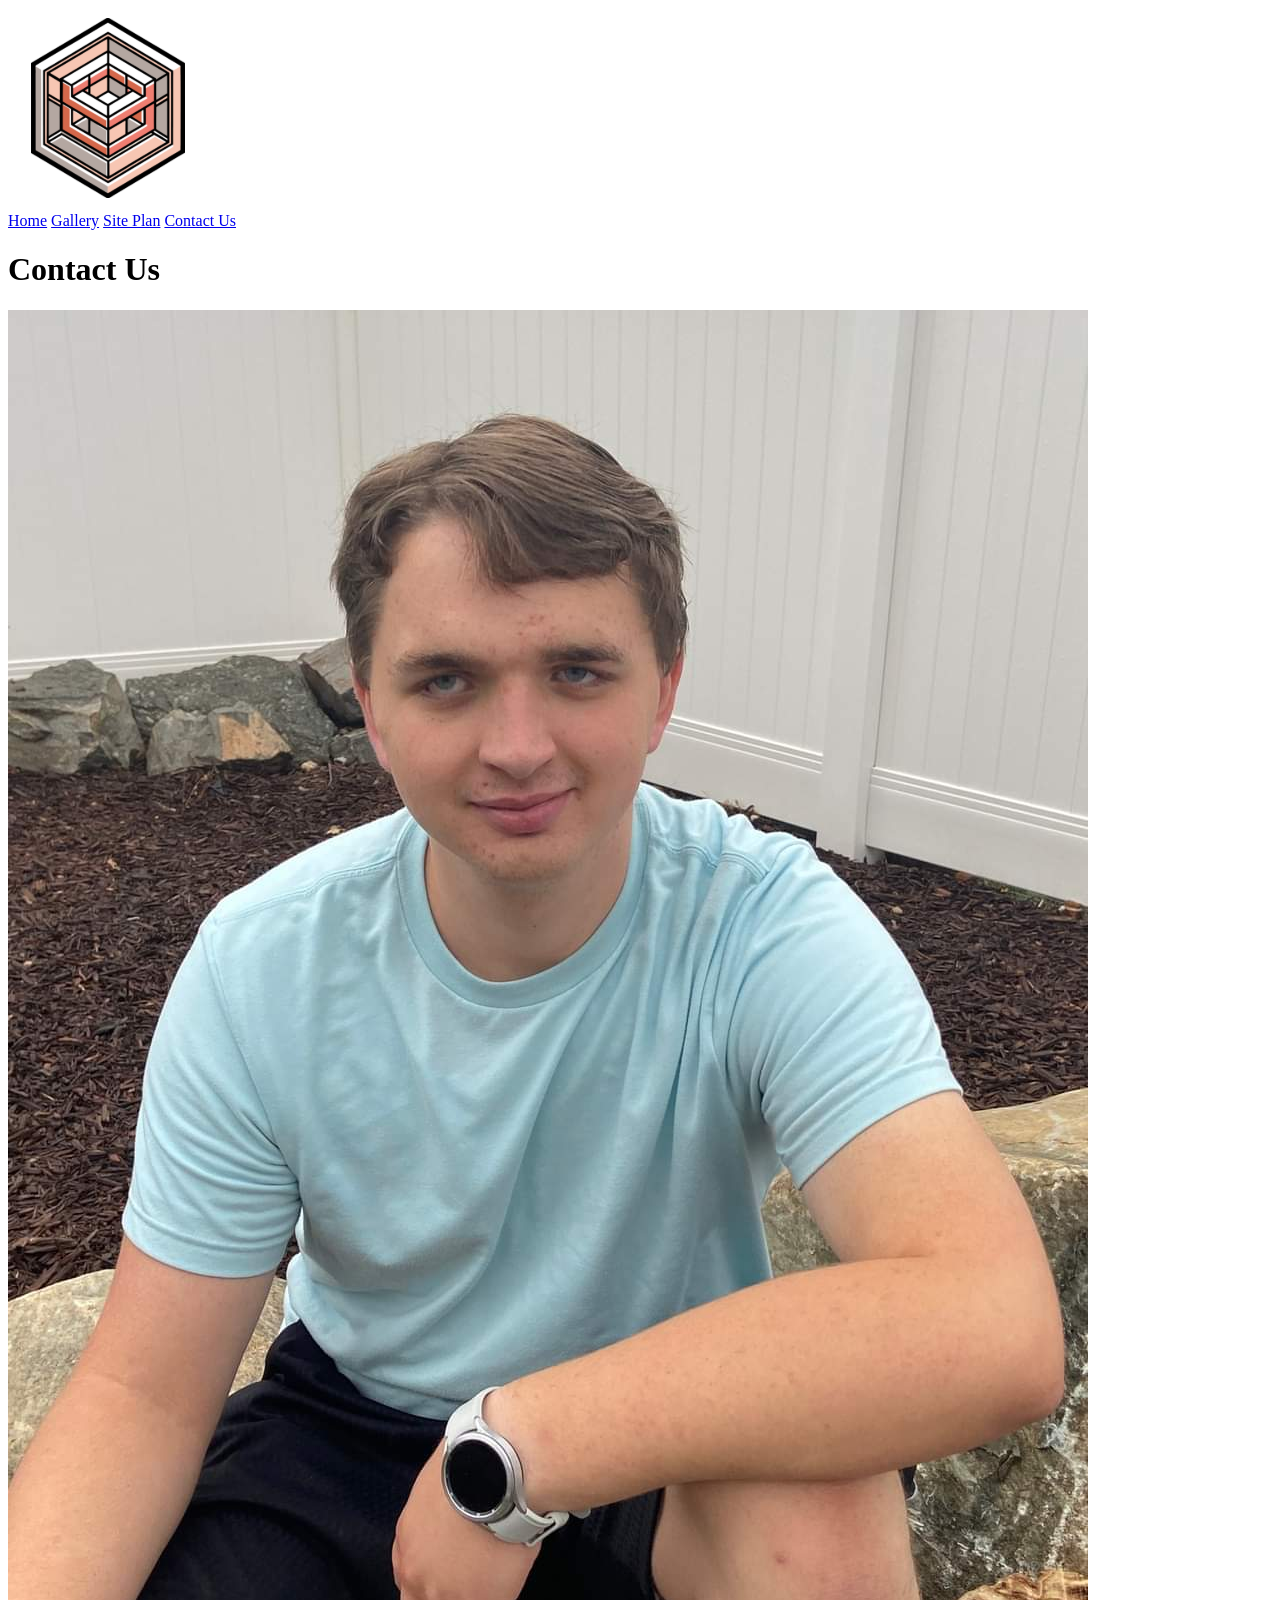
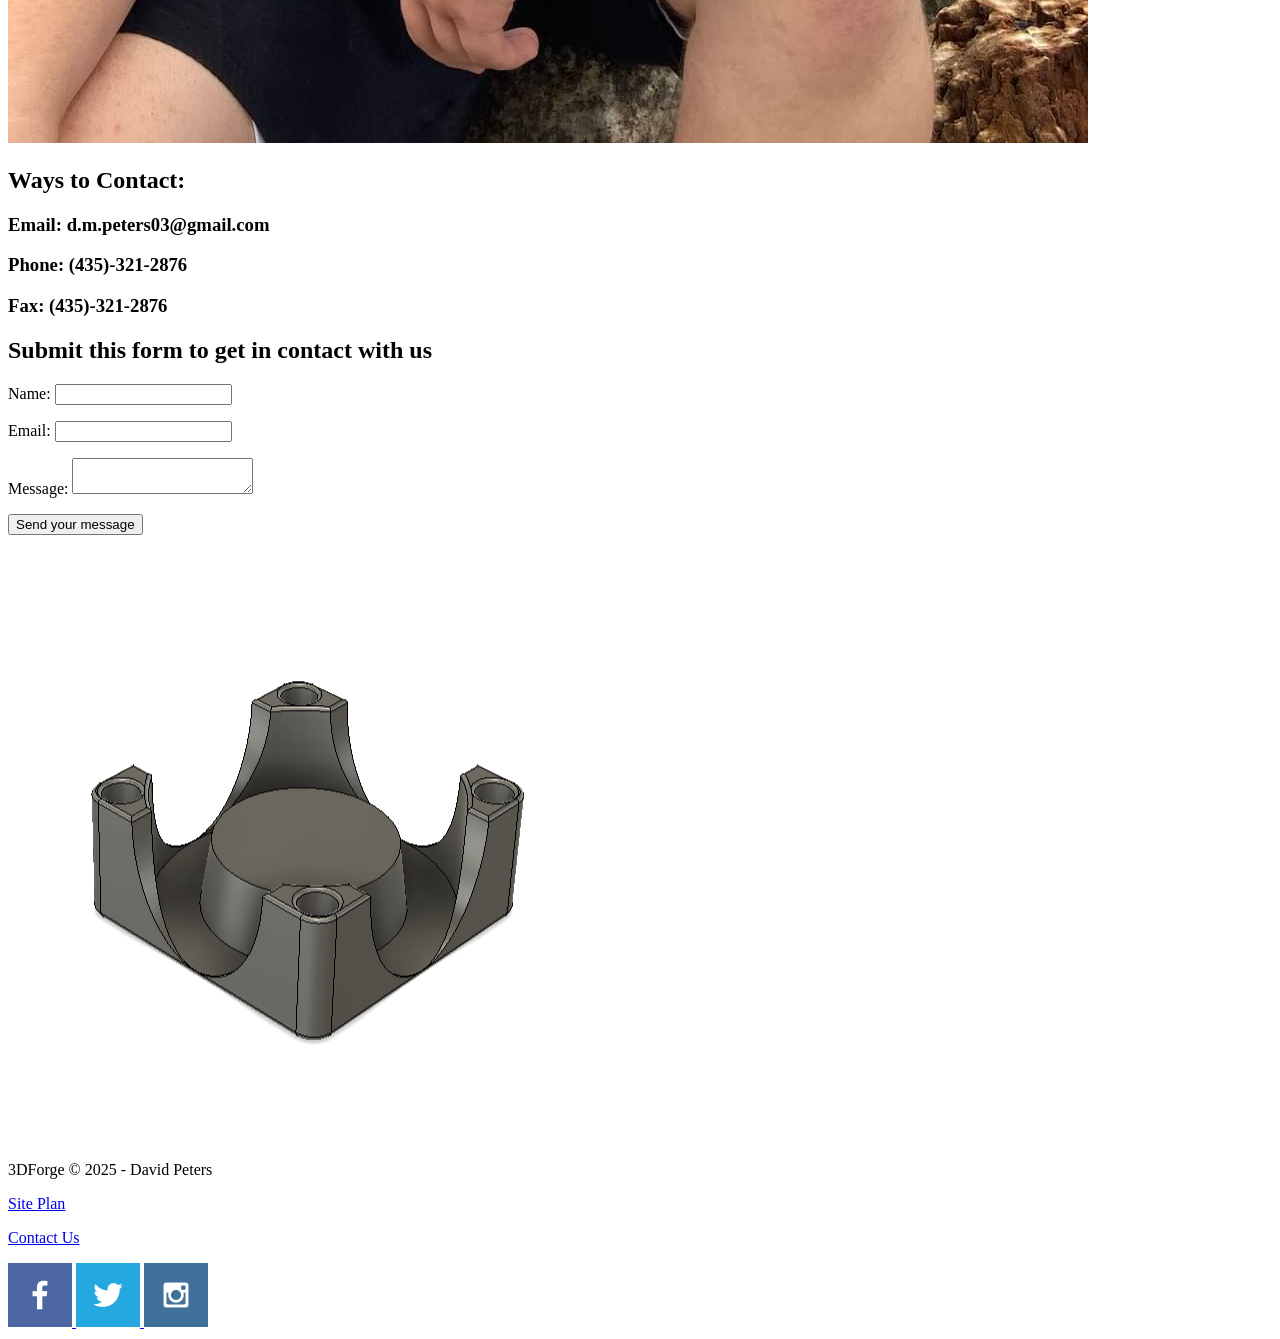
<file: 3d-print-services/contactus.html>
<!DOCTYPE html>
<html lang="en">
<head>
    <meta charset="UTF-8">
    <meta name="viewport" content="width=device-width, initial-scale=1.0">
    <title>3D Printing Services | 3DForge | Gallery</title>
</head>
<body>
    <div id="content">
        <header>
            <a href="index.html" id="logo_link">
                <img class="logo" src="images/site-logo.png" alt="3DForge Logo">
            </a>
            <nav>
                <a href="index.html">Home</a>
                <a href="gallery.html">Gallery</a>
                <a href="site-plan.html">Site Plan</a>
                <a href="contactus.html">Contact Us</a>
            </nav>
        </header>
            <main class="contact-us-main">
                <h1>Contact Us</h1>
                <section class="contact-methods">
                    <img src="images/Portrait.jpg" alt="Portrait of David">
                    <h2>Ways to Contact:</h2>
                    <h3>Email: d.m.peters03@gmail.com</h3>
                    <h3>Phone: (435)-321-2876</h3>
                    <h3>Fax: (435)-321-2876</h3>
                </section>
                <section>
                    <h2>Submit this form to get in contact with us</h2>
                    <div id="feedback"></div>
                    <form action="/my-handling-form-page" method="post">
                        <p>
                            <label for="name">Name:</label>
                            <input type="text" id="name" name="user_name"/>
                        </p>
                        <p>
                            <label for="mail">Email:</label>
                            <input type="email" id="mail" name="user_email"/>
                        </p>
                        <p>
                            <label for="msg">Message:</label>
                            <textarea id="msg" name="user_message"></textarea>
                        </p>
                        <p class="button">
                            <button type="submit">Send your message</button>
                        </p>
                    </form>
                    <img src="images/Cup-Holder.png" alt="3d printed cup holder">
                </section>
            </main>
    <footer>
        <p>3DForge &copy; 2025 - David Peters</p>
        <p><a href="site-plan.html">Site Plan</a></p>
        <p><a href="contactus.html">Contact Us</a></p>
        <div class="social">
            <a href="https://facebook.com" target="blank">
                <img src="images/facebook.png" alt="facebook icon">
            </a>
            <a href="https://twitter.com" target="blank">
                <img src="images/twitter.png" alt="twitter icon">
            </a>
            <a href="https://instagram.com" target="_blank">
                <img src="images/instagram.png" alt="instagram icon">
            </a>
        </div>
    </footer>
            <script>
        // get the feedback div element so we can do something with it.
        const feedbackElement = document.getElementById('feedback');
        // get the form so we can read what was entered in it.
        const formElement = document.forms[0];
        // add a 'listener' to wait for a submission of our form. When that happens run the code below.
        formElement.addEventListener('submit', function(e) {
            // stop the form from doing the default action.
            e.preventDefault();
            // set the contents of our feedback element to a message letting the user know the form was submitted successfully. Notice that we pull the name that was entered in the form to personalize the message!
            feedbackElement.innerHTML = 'Hello '+ formElement.user_name.value +'! Thank you for your message. We will get back with you as soon as possible!';
            // make the feedback element visible.
            feedbackElement.style.display = "block";
            // add a class to move everything down so our message doesn't cover it.
            document.body.classList.toggle('moveDown');
            });
        </script>
    </div>
</body>
</html>
</file>
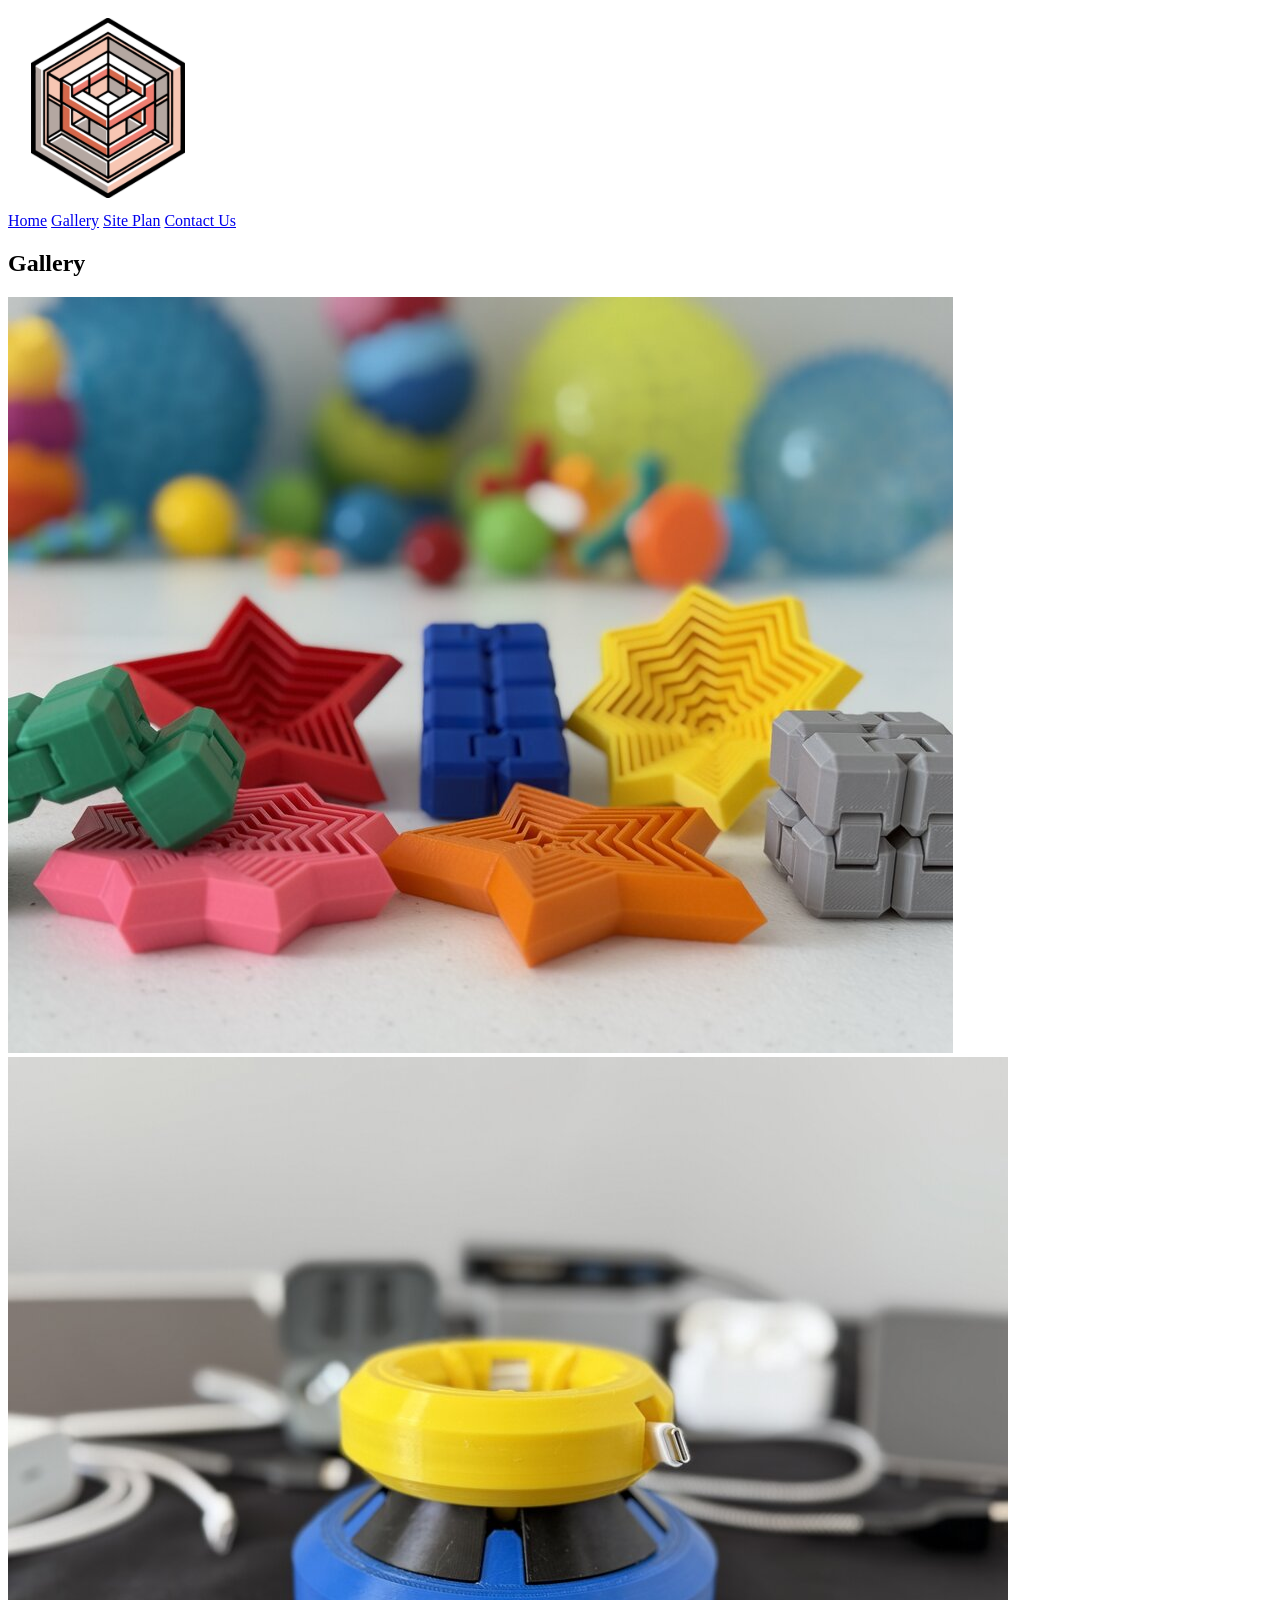
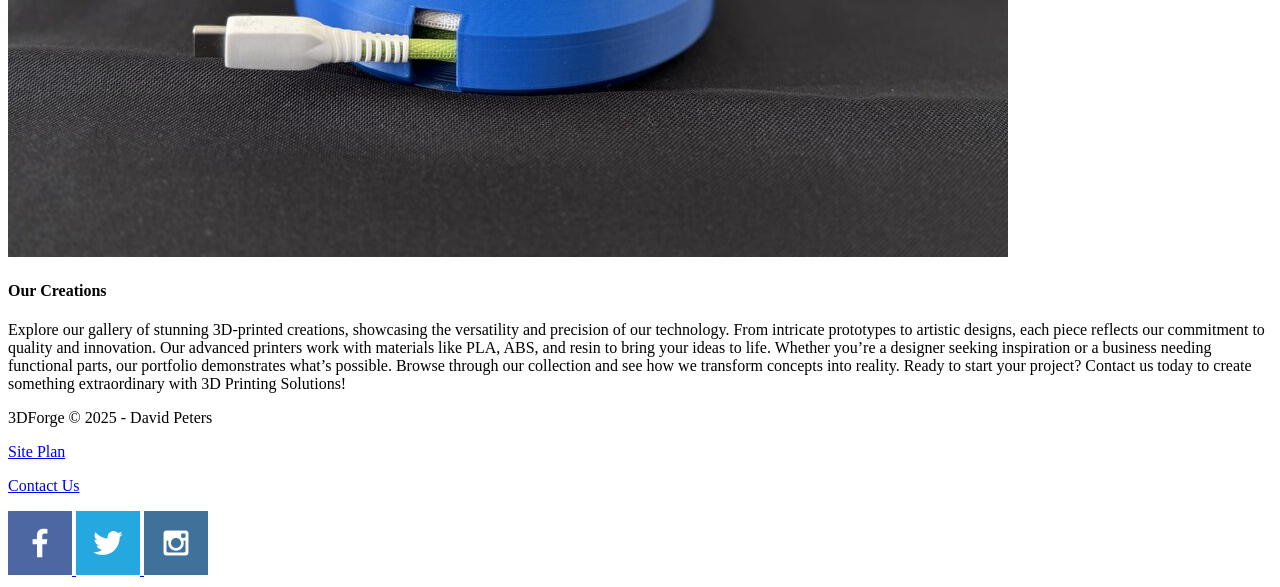
<file: 3d-print-services/gallery.html>
<!DOCTYPE html>
<html lang="en">
<head>
    <meta charset="UTF-8">
    <meta name="viewport" content="width=device-width, initial-scale=1.0">
    <title>3D Printing Services | 3DForge | Gallery</title>
</head>
<body>
    <div id="content">
        <header>
            <a href="index.html" id="logo_link">
                <img class="logo" src="images/site-logo.png" alt="3DForge Logo">
            </a>
            <nav>
                <a href="index.html">Home</a>
                <a href="gallery.html">Gallery</a>
                <a href="site-plan.html">Site Plan</a>
                <a href="contactus.html">Contact Us</a>
            </nav>
        </header>
    <main>
        <section class="gallery">
            <h2>Gallery</h2>
            <div class="gallery-flex">
                <img src="images/Fidget.jpg" alt="Fidget Toys on a table">
                <img src="images/USB.jpg" alt="USB Winder">
            </div>
        </section>
        <section class="gallery-creations">
            <h4>Our Creations</h4>
            <p>
                Explore our gallery of stunning 3D-printed creations, showcasing the versatility and precision of our technology. From intricate prototypes to artistic designs, each piece reflects our commitment to quality and innovation. Our advanced printers work with materials like PLA, ABS, and resin to bring your ideas to life. Whether you’re a designer seeking inspiration or a business needing functional parts, our portfolio demonstrates what’s possible. Browse through our collection and see how we transform concepts into reality. Ready to start your project? Contact us today to create something extraordinary with 3D Printing Solutions!
            </p>
        </section>
    </main>
    <footer>
        <p>3DForge &copy; 2025 - David Peters</p>
        <p><a href="site-plan.html">Site Plan</a></p>
        <p><a href="contactus.html">Contact Us</a></p>
        <div class="social">
            <a href="https://facebook.com" target="blank">
                <img src="images/facebook.png" alt="facebook icon">
            </a>
            <a href="https://twitter.com" target="blank">
                <img src="images/twitter.png" alt="twitter icon">
            </a>
            <a href="https://instagram.com" target="_blank">
                <img src="images/instagram.png" alt="instagram icon">
            </a>
        </div>

    </footer>
    </div>
</body>
</html>
</file>
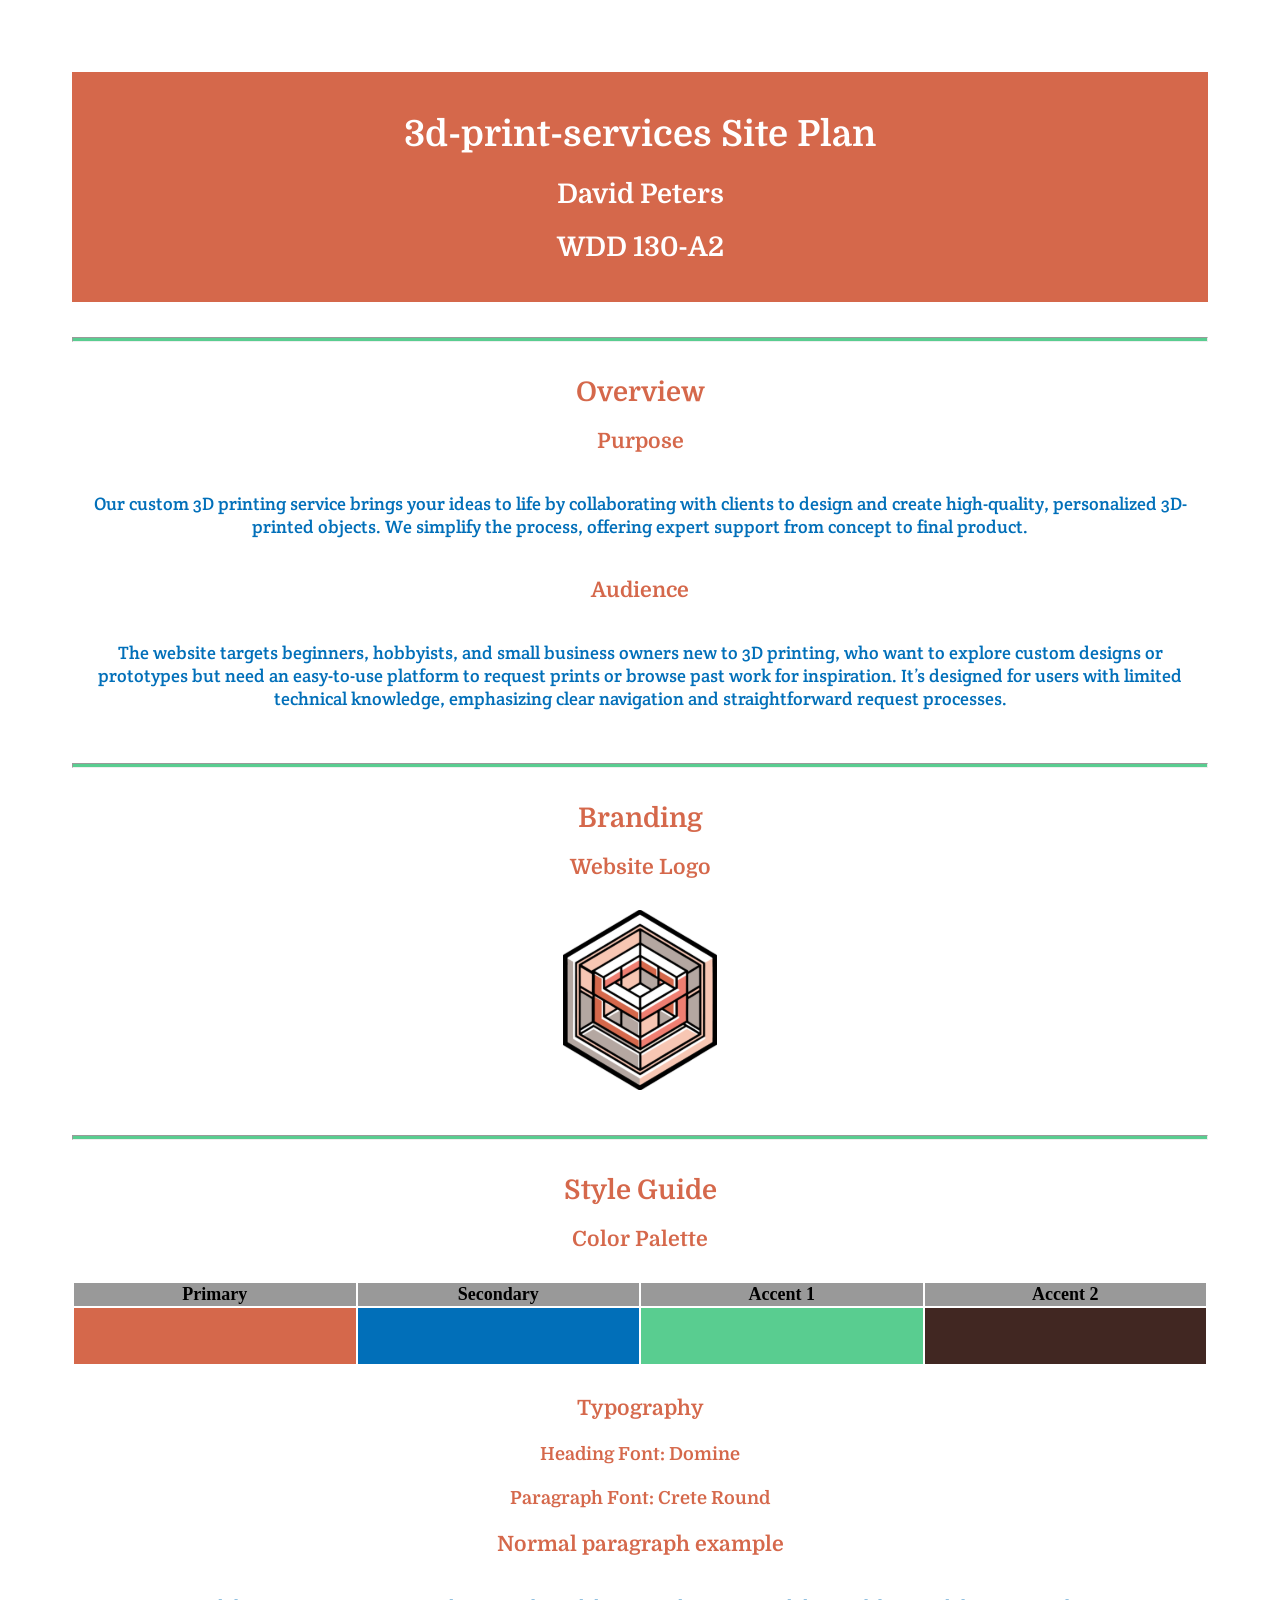
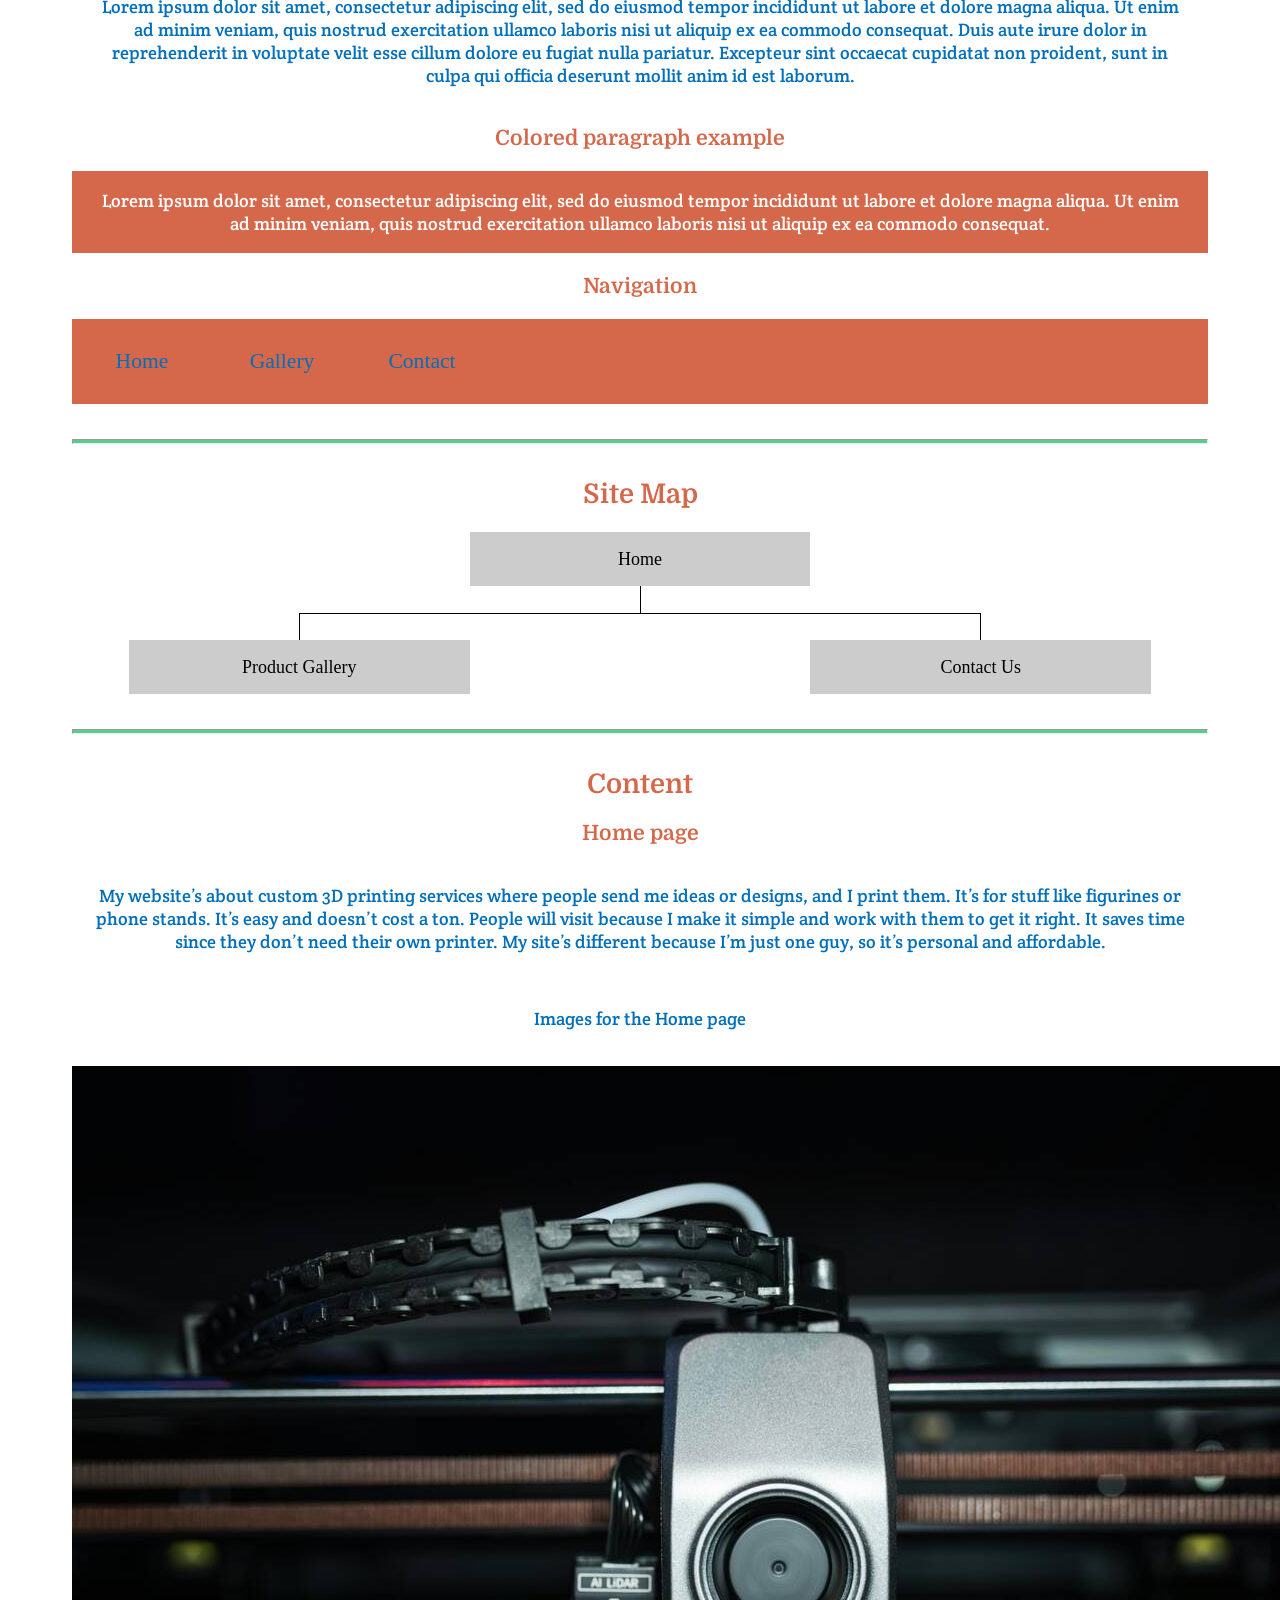
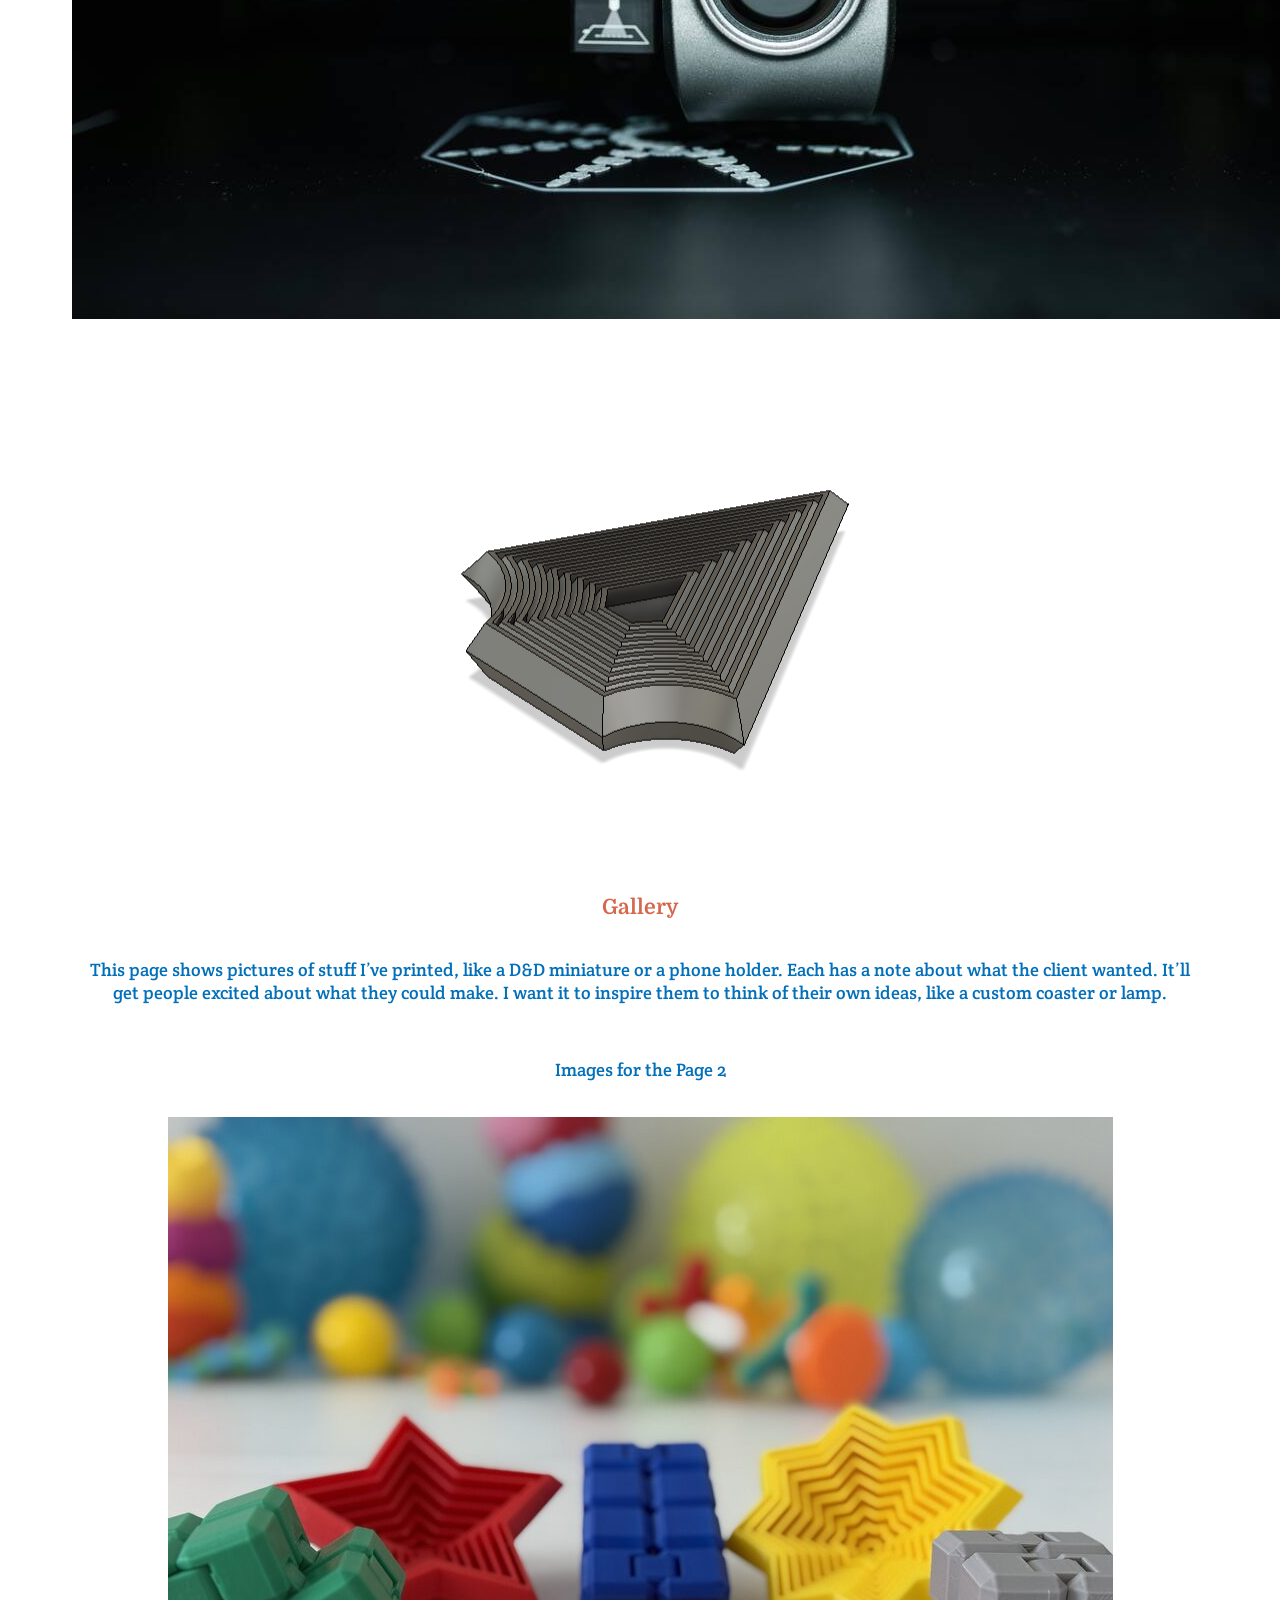
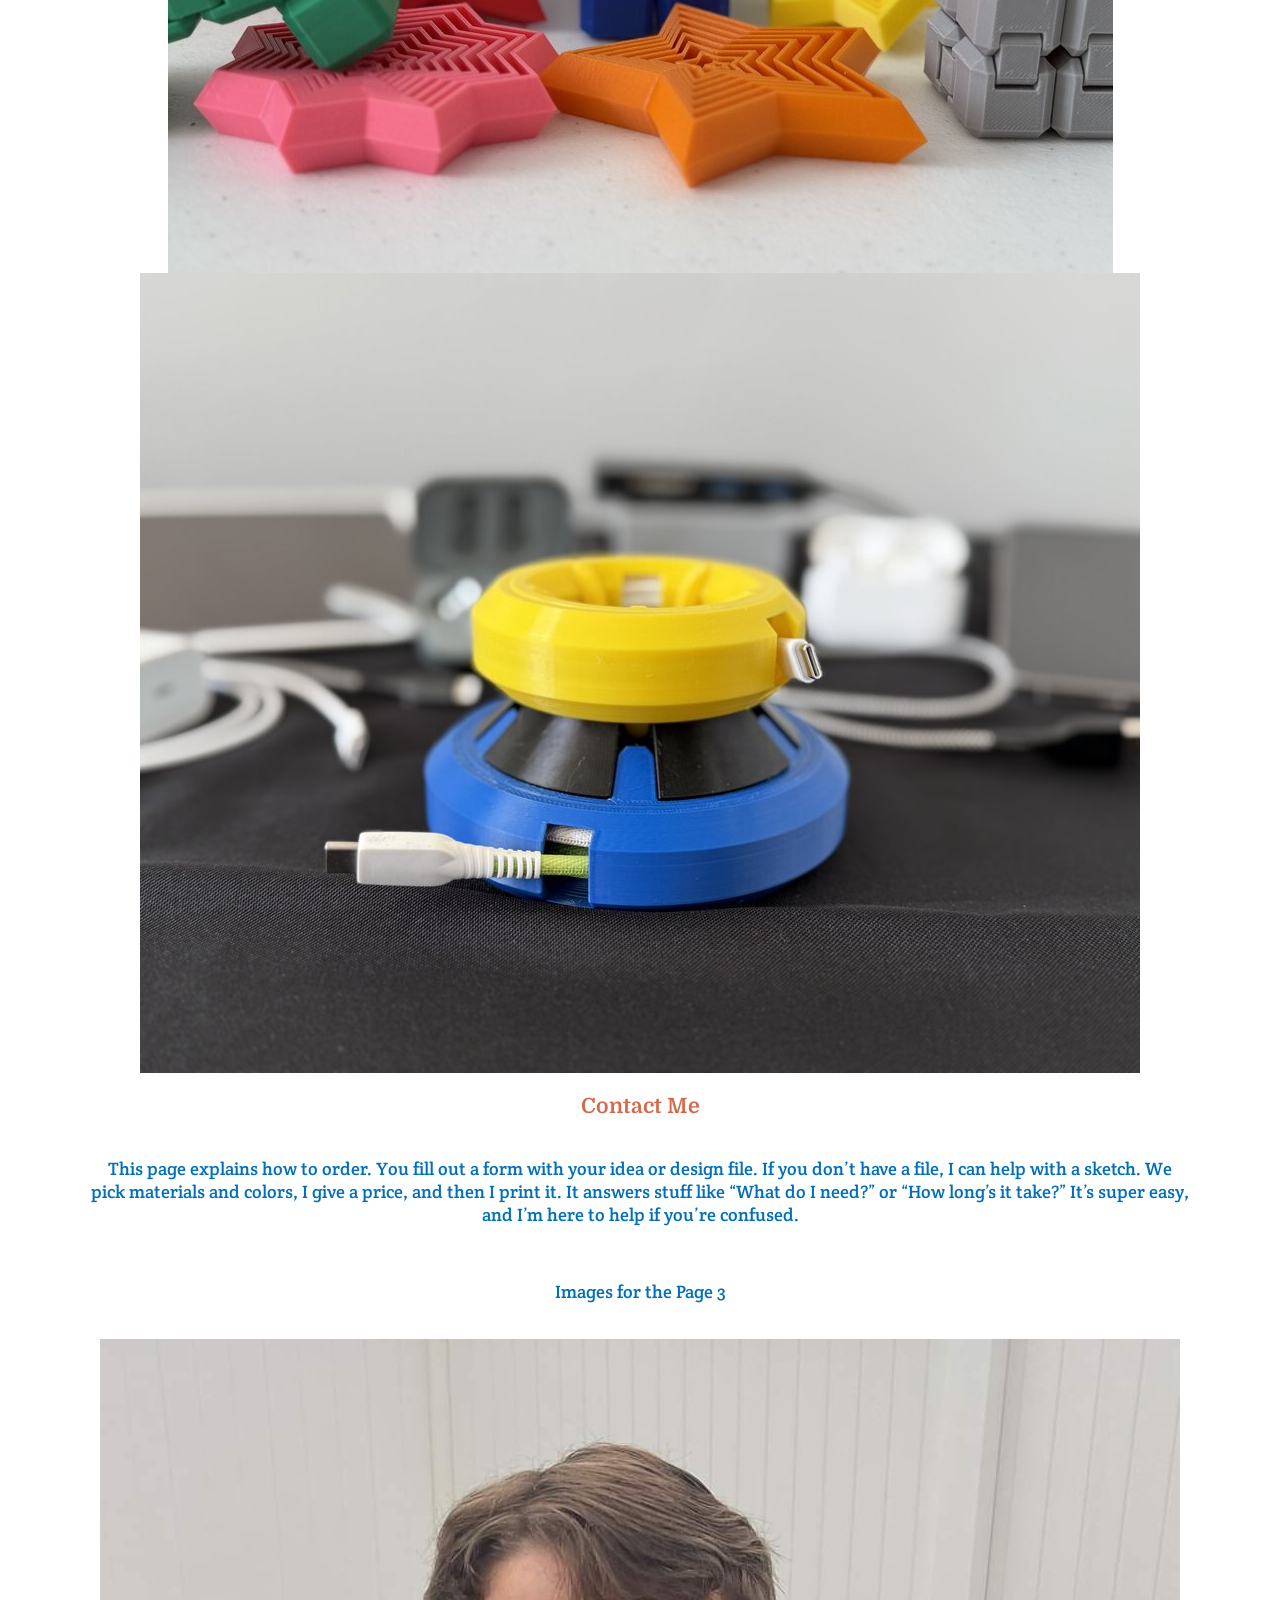
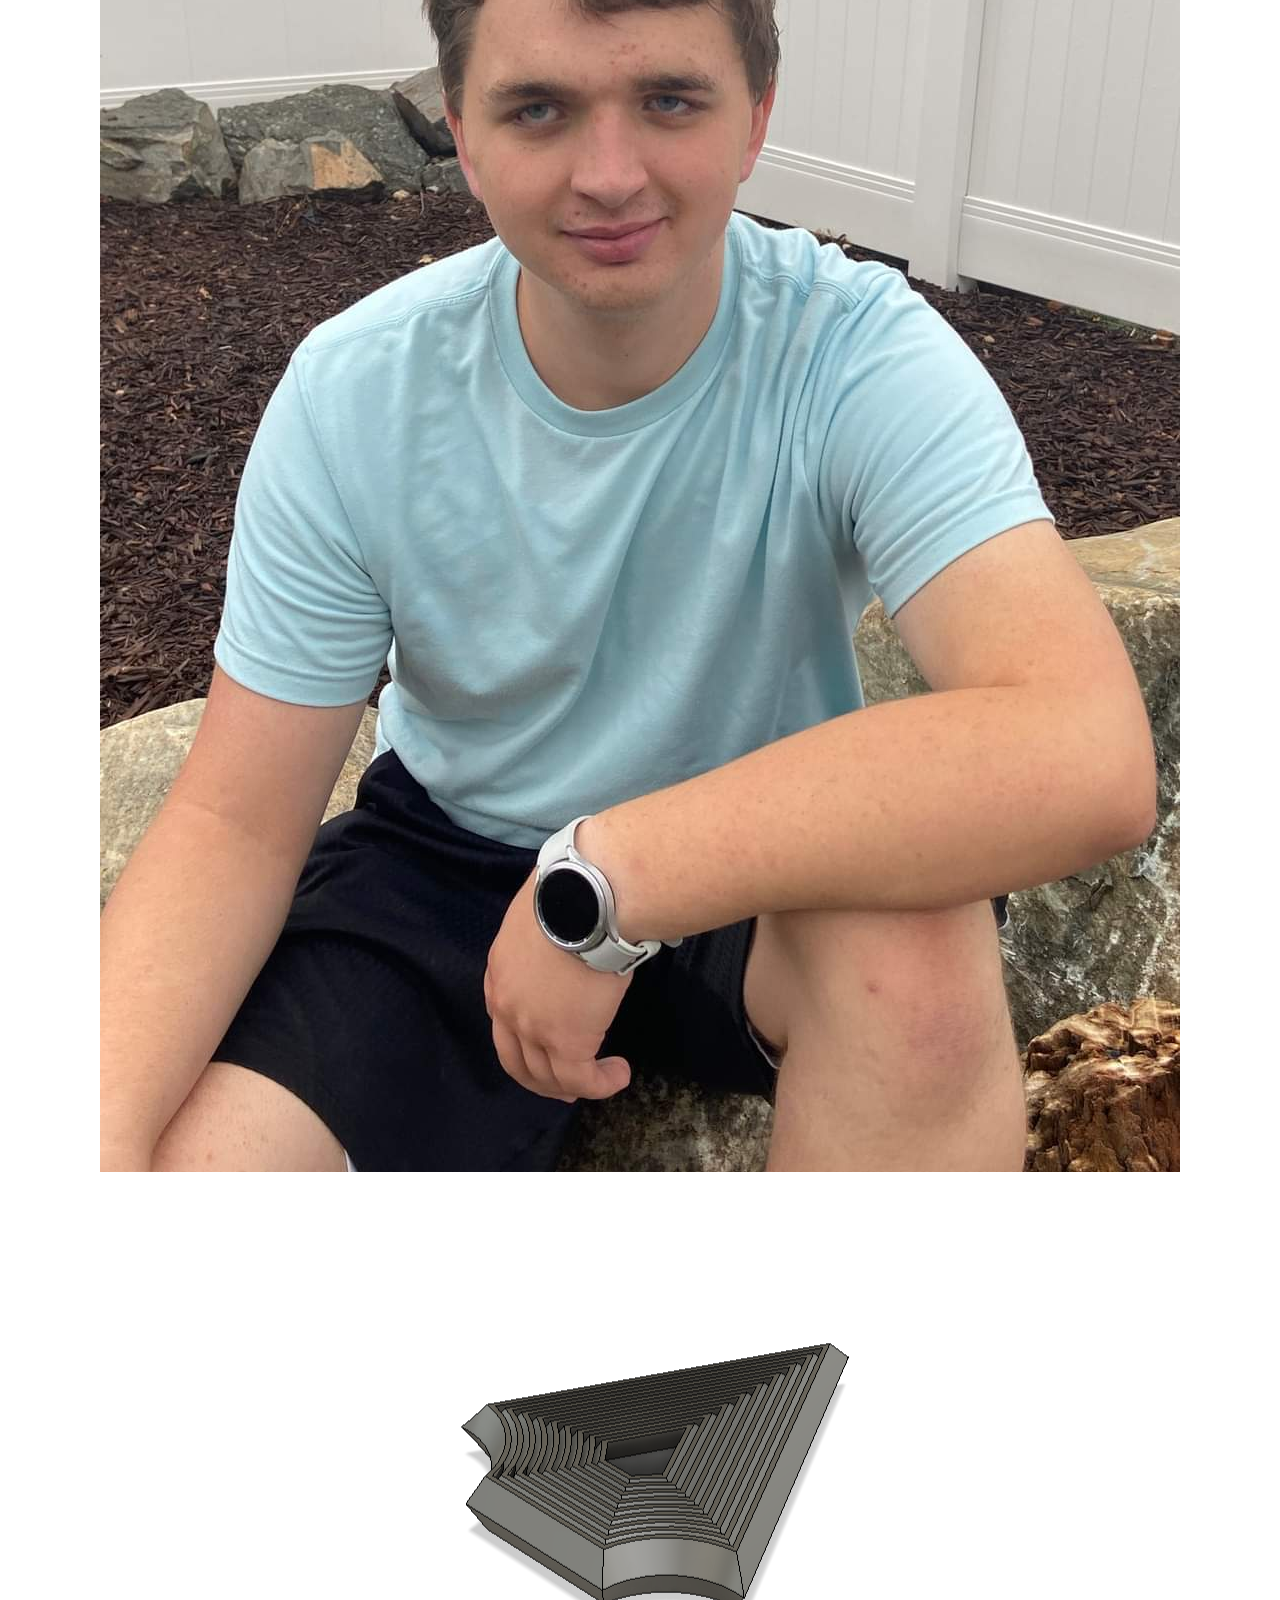
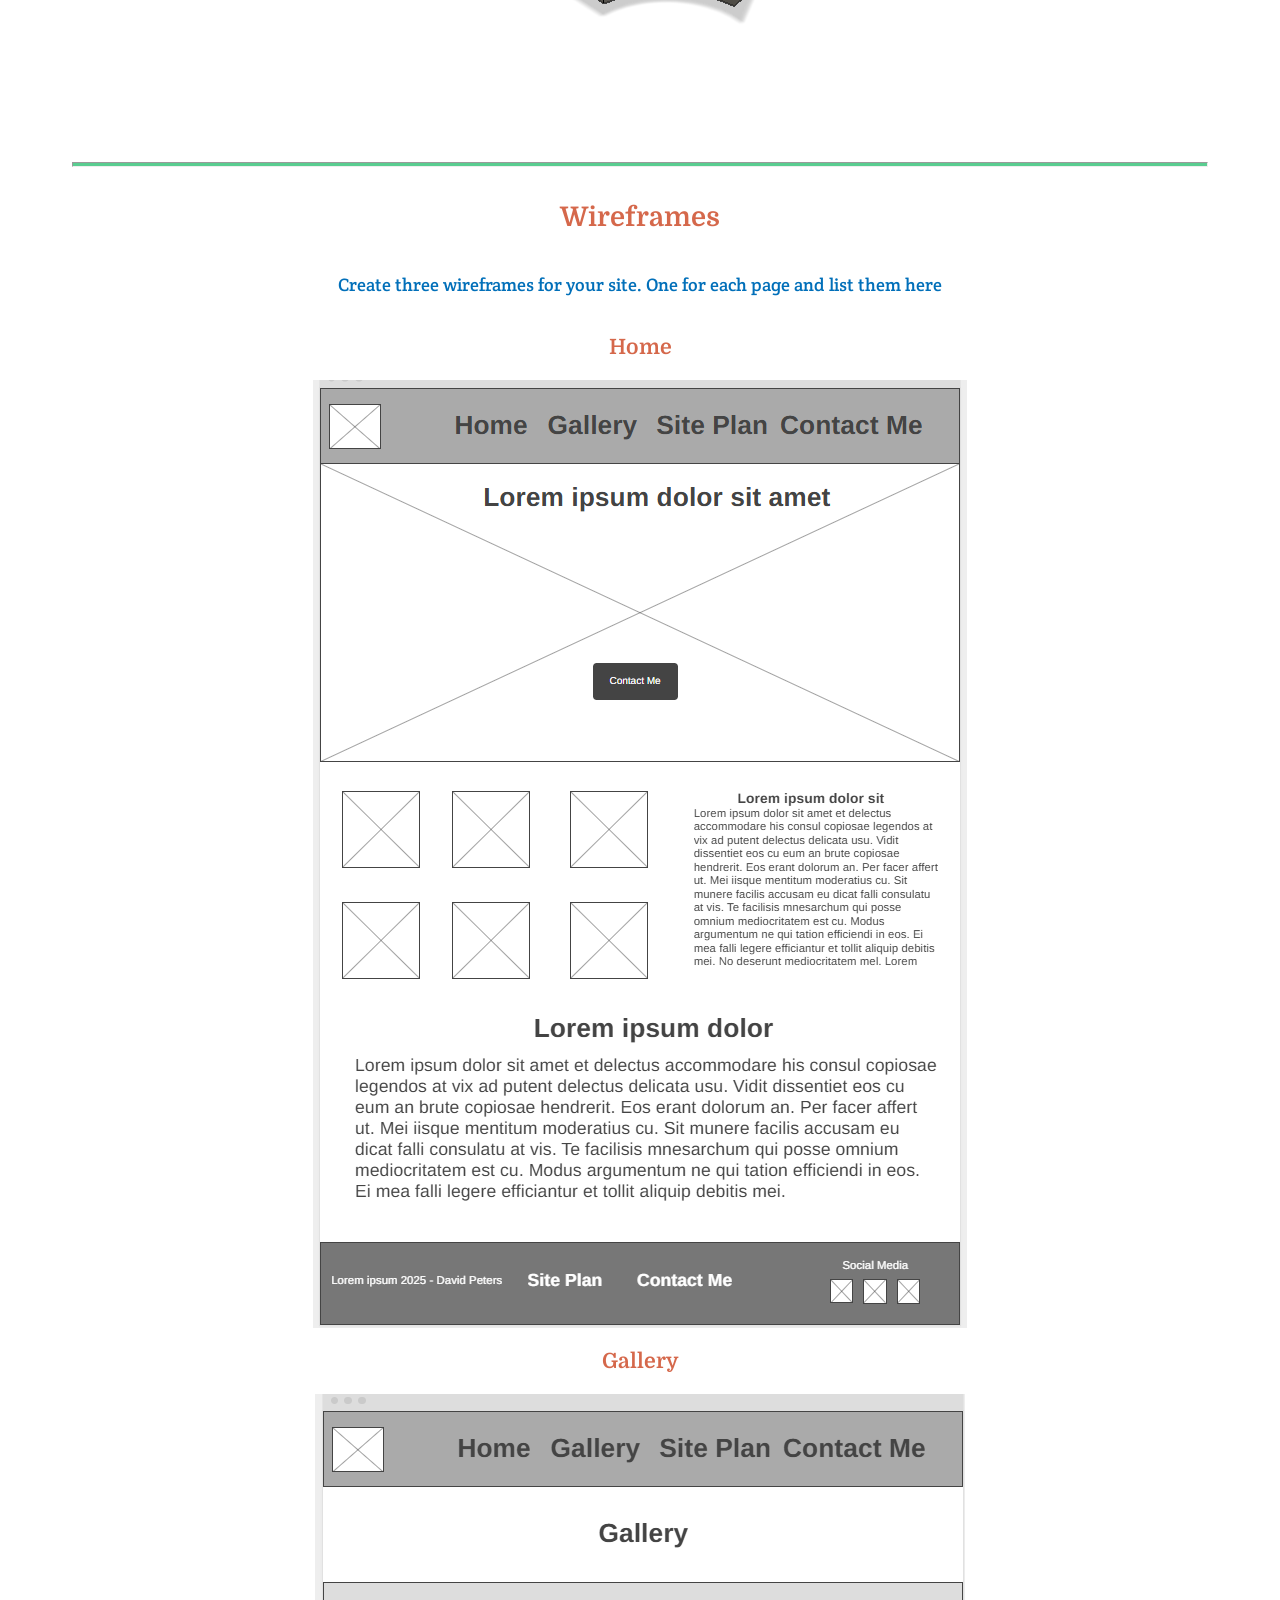
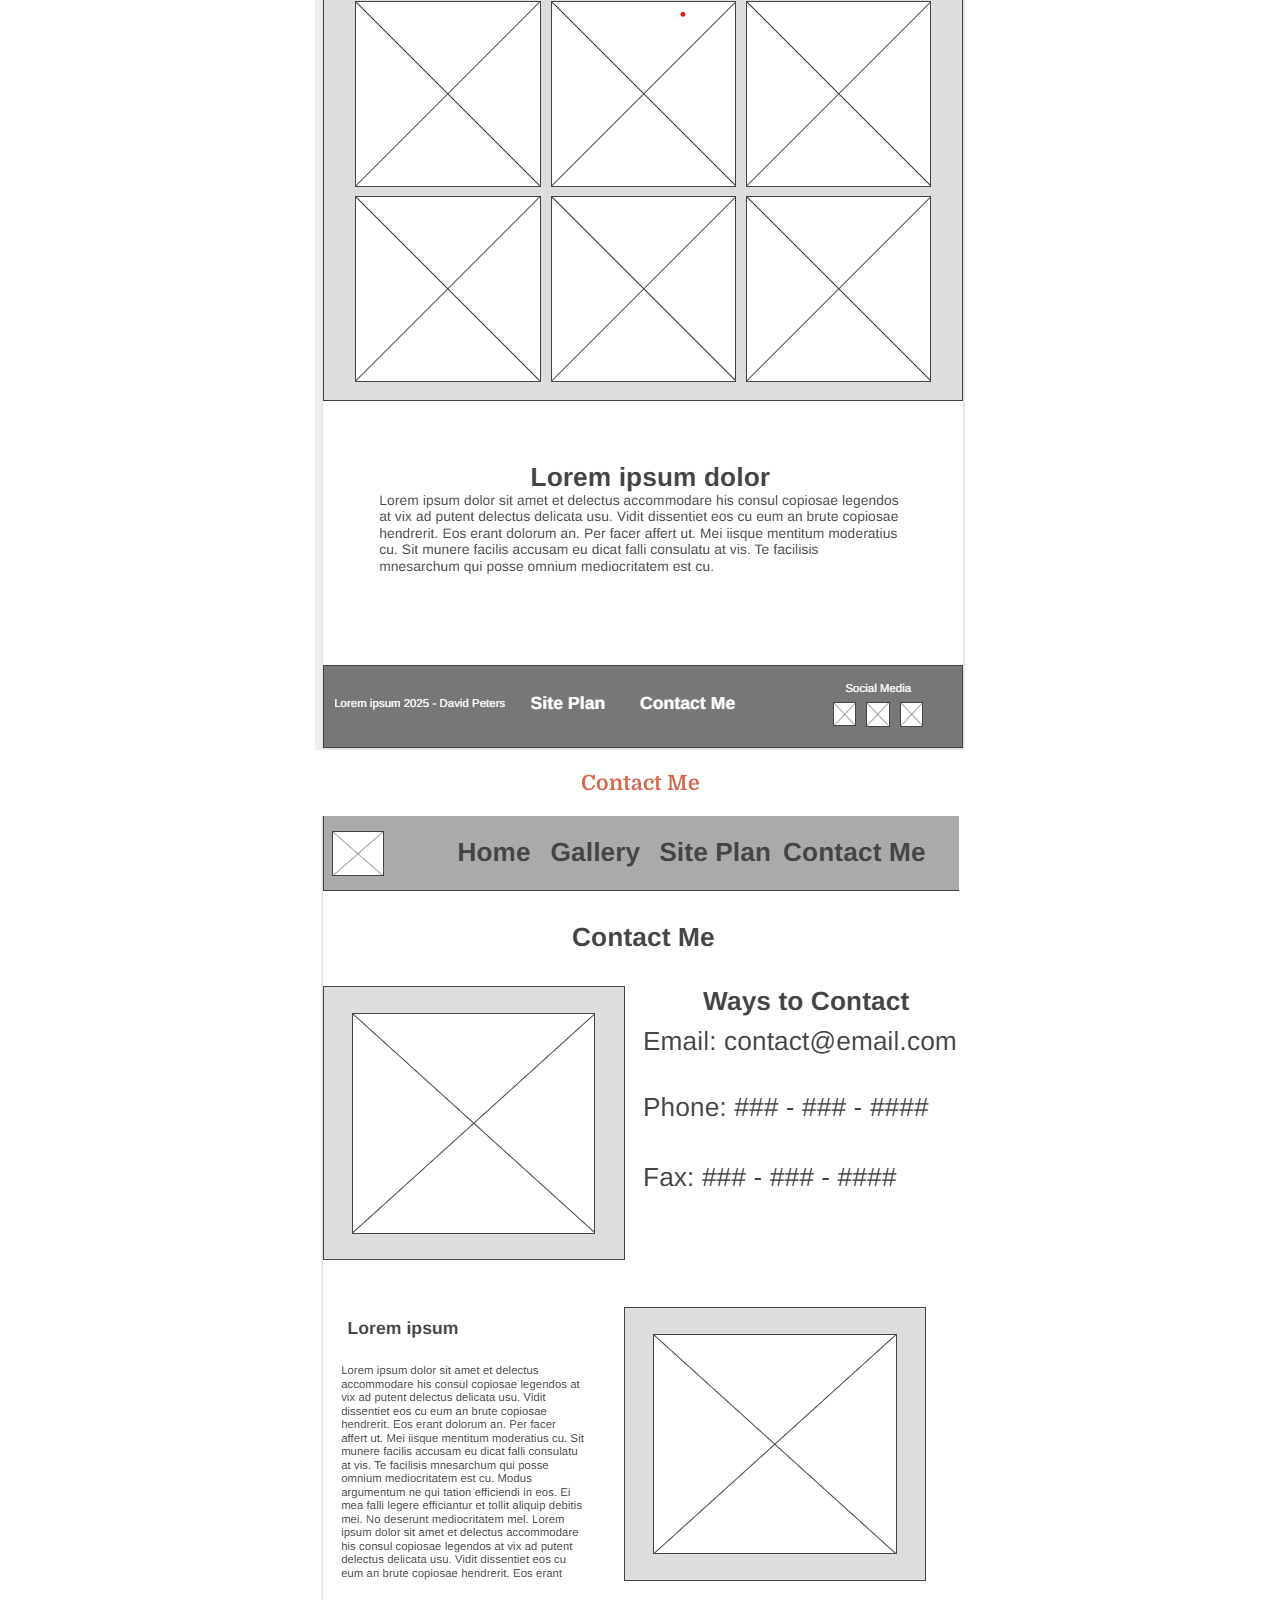
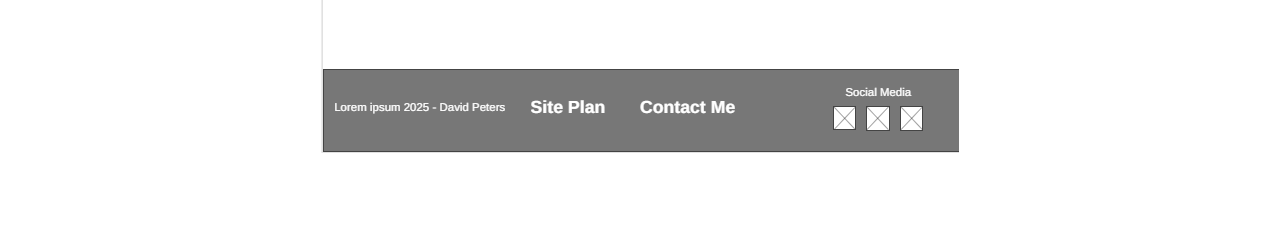
<file: 3d-print-services/site-plan.html>
<!DOCTYPE html>
<html lang="en-us">
    
  <head>
    <meta charset="utf-8">
    <title>Site Plan</title>
    <link type="text/css" rel="stylesheet" href="styles/site-plan.css">
  </head>

  <body>
    <header>
      <h1>3d-print-services Site Plan</h1>
      <h2>David Peters</h2>
      <h2>WDD 130-A2</h2>
      <!-- In the header above, add the name or your site, your name and class number. For example if you are in section 3 you would put WDD 130.03 -->
    </header>
    <main>

      <!-- ------------------------Steps 2-3------------------------------ -->
      <hr>
      <h2>Overview</h2>
      <h3>Purpose</h3>
      <p>Our custom 3D printing service brings your ideas to life by collaborating with clients to design and create high-quality, personalized 3D-printed objects. We simplify the process, offering expert support from concept to final product.</p>  <!-- change this -->


      <h3>Audience</h3>
      <p>The website targets beginners, hobbyists, and small business owners new to 3D printing, who want to explore custom designs or prototypes but need an easy-to-use platform to request prints or browse past work for inspiration. It’s designed for users with limited technical knowledge, emphasizing clear navigation and straightforward request processes.</p>  <!-- change this -->

      <hr>
      <h2>Branding</h2>
      <h3>Website Logo</h3>
      <!-- Replace this with some sort of logo for your site.  A logo can be as simple as the name of your site in a nice font :) -->
      <img src="images/site-logo.png" alt="Logo image">
      <hr>
      <h2>
        Style Guide
      </h2>

      <!-- ------------------------Steps 4-8------------------------------ -->

      <h3>
        Color Palette
      </h3>
      <!--  The colors you choose for a website are one of the most important decisions you will make. Follow the instructions on the activity in iLearn. You should have at least 2 colors but do not have to fill in all 4 if you do not need them.  -->

      <table class="colors">
        <tr><th>Primary</th><th>Secondary</th><th>Accent 1</th><th>Accent 2</th></tr>
        <!-- Switch to the site-plan.css file and change your colors there. -->
        <tr><td class="primary"></td><td class="secondary"></td><td class="accent1"></td><td class="accent2"></td></tr>
      </table>

      <!-- ------------------------Step 9------------------------------ -->

      <h3>
        Typography
      </h3>
      <!-- Choose a font for your paragraphs (body copy) and headlines. What font(s) have you chosen? Why did you choose what you did?  Make sure to review the list of web safe fonts at W3Schools.org as a starting point.  Think also about which of your colors above you might use for background and font colors. -->

      <h4>
        Heading Font: Domine  <!-- change this -->
      </h4>
      <h4>
        Paragraph Font: Crete Round  <!-- change this -->
      </h4>
      <h3>
        Normal paragraph example
      </h3>
      <p>
        Lorem ipsum dolor sit amet, consectetur adipiscing elit, sed do eiusmod tempor incididunt ut labore et dolore magna aliqua. Ut enim ad minim veniam, quis nostrud exercitation ullamco laboris nisi ut aliquip ex ea commodo consequat. Duis aute irure dolor in reprehenderit in voluptate velit esse cillum dolore eu fugiat nulla pariatur. Excepteur sint occaecat cupidatat non proident, sunt in culpa qui officia deserunt mollit anim id est laborum.
      </p>
      <h3>
        Colored paragraph example
      </h3>
      <p class="colored">
        Lorem ipsum dolor sit amet, consectetur adipiscing elit, sed do eiusmod tempor incididunt ut labore et dolore magna aliqua. Ut enim ad minim veniam, quis nostrud exercitation ullamco laboris nisi ut aliquip ex ea commodo consequat. 
      </p>

      <!-- ------------------------Step 10------------------------------ -->

      <h3>
        Navigation
      </h3>
      <!-- Think about how you want your navigation bar to look. In the site-plan.css file change the colors to your colors to get the look you desire. --> 
      <nav>
        <a href="#">Home</a>
        <a href="#">Gallery</a>
        <a href="#">Contact</a>
      </nav>
      <hr>
      <h2>
        Site Map
      </h2>
      <div class="sitemap">
        <div class="sm-home">
          Home
        </div>
        <div class="sm-page2">
          Product Gallery
        </div>
        <div class="sm-page3">
          Contact Us
        </div>

        <div class="top">
          &nbsp;
        </div>
        <div class="left">
          &nbsp;
        </div>
        <div class="right">
          &nbsp;
        </div>

      </div>

      <!-- --------Content Section -------------- -->
      <hr>
      <h2>
        Content
      </h2>
      <h3>Home page</h3>
      <p>
        My website’s about custom 3D printing services where people send me ideas or designs, and I print them. It’s for stuff like figurines or phone stands. It’s easy and doesn’t cost a ton. People will visit because I make it simple and work with them to get it right. It saves time since they don’t need their own printer. My site’s different because I’m just one guy, so it’s personal and affordable.
      </p>
      <p>Images for the Home page</p>
        <img src="images/3D Printer Printing.jpg" alt="3d printer printing something">
        <img src="images/Arrow Head.png" alt="3D model of an arrowhead">

      </ul>
      <h3>Gallery</h3>
      <p>
        This page shows pictures of stuff I’ve printed, like a D&D miniature or a phone holder. Each has a note about what the client wanted. It’ll get people excited about what they could make. I want it to inspire them to think of their own ideas, like a custom coaster or lamp.
      </p>
      <p>Images for the Page 2</p>
        <img src="images/Fidget.jpg" alt="A variety of fidget toys">
        <img src="images/USB.jpg" alt="usb winders that stack on top of each other">

      </ul>
      <h3>Contact Me</h3>
      <p>
        This page explains how to order. You fill out a form with your idea or design file. If you don’t have a file, I can help with a sketch. We pick materials and colors, I give a price, and then I print it. It answers stuff like “What do I need?” or “How long’s it take?” It’s super easy, and I’m here to help if you’re confused.
      </p>
      <p>Images for the Page 3</p>
        <img src="images/Portrait.jpg" alt="portrait picture">
        <img src="images/Arrow Head.png" alt="3D design of an arrow head">

      </ul>
      <hr>
      <h2>
        Wireframes
      </h2>
      <p>
        Create three wireframes for your site. One for each page and list them here</p>

      <h3>Home</h3>

      <img src="images/home-wireframe.png" alt="home page wireframe">

      <h3>Gallery</h3>

      <img src="images/gallery-wireframe.png" alt="gallery page wireframe">

      <h3>Contact Me</h3>

      <img src="images/contact-wireframe.png" alt="contact page wireframe">
    </main>
  </body>

</html>
</file>
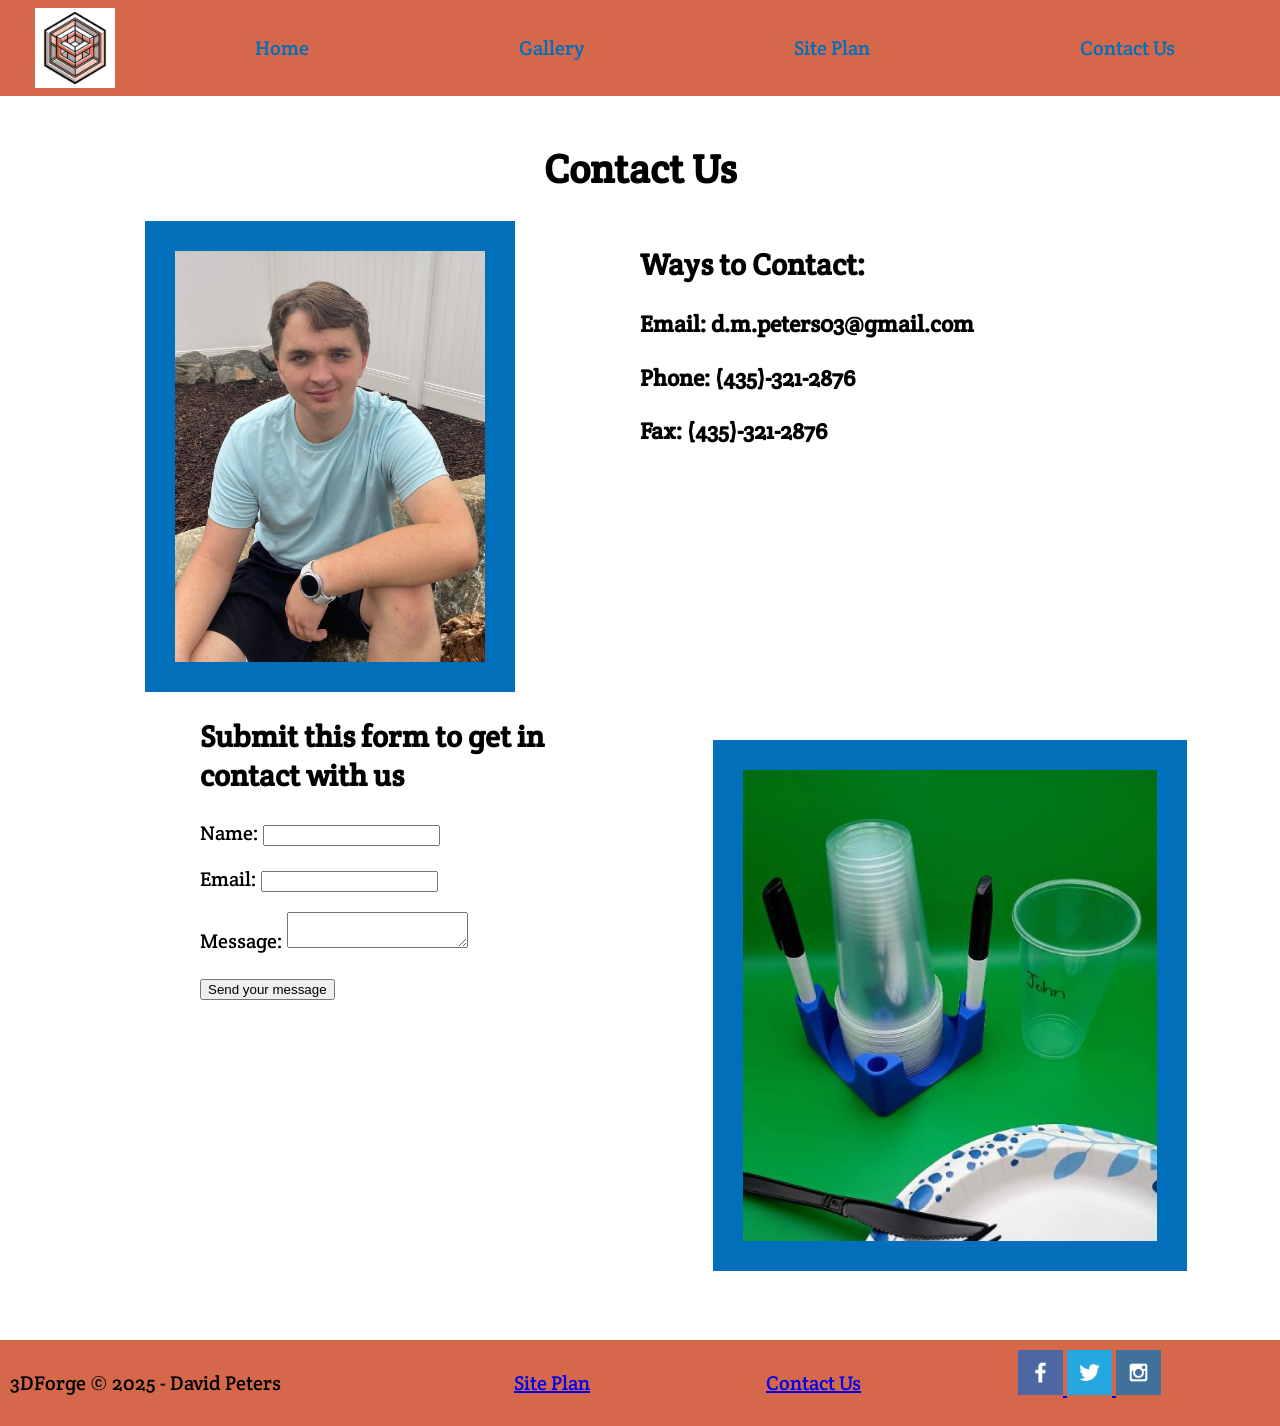
<file: print-services/contactus.html>
<!DOCTYPE html>
<html lang="en">
<head>
    <meta charset="UTF-8">
    <meta name="viewport" content="width=device-width, initial-scale=1.0">
    <link type="text/css" rel="stylesheet" href="styles/styles.css">
    <title>3D Printing Services | 3DForge | Gallery</title>
</head>
<body>
    <div id="content">
        <header>
            <a href="index.html" id="logo_link">
                <img class="logo" src="images/site-logo.png" alt="3DForge Logo">
            </a>
            <nav>
                <a href="index.html">Home</a>
                <a href="gallery.html">Gallery</a>
                <a href="site-plan.html">Site Plan</a>
                <a href="contactus.html">Contact Us</a>
            </nav>
        </header>
            <main class="contact-us-main">
                <h1>Contact Us</h1>
                <div class="contact-content">
                    <div class="portrait">
                        <img src="images/Portrait.jpg" alt="Portrait of David">
                    </div>
                    <div class="contact-methods">
                        <h2>Ways to Contact:</h2>
                        <h3>Email: d.m.peters03@gmail.com</h3>
                        <h3>Phone: (435)-321-2876</h3>
                        <h3>Fax: (435)-321-2876</h3>
                    </div>
                    <section class="contact-form">
                        <h2>Submit this form to get in contact with us</h2>
                        <div id="feedback"></div>
                        <form action="/my-handling-form-page" method="post">
                            <p>
                                <label for="name">Name:</label>
                                <input type="text" id="name" name="user_name"/>
                            </p>
                            <p>
                                <label for="mail">Email:</label>
                                <input type="email" id="mail" name="user_email"/>
                            </p>
                            <p>
                                <label for="msg">Message:</label>
                                <textarea id="msg" name="user_message"></textarea>
                            </p>
                            <p class="button">
                                <button type="submit">Send your message</button>
                            </p>
                        </form>
                    </section>
                    <div class="form-image">
                        <img src="images/past-orders/A Solo Cup Holder/collection.jpg" alt="3d printed cup holder">
                    </div>
                </div>
            </main>
    <footer>
        <p>3DForge &copy; 2025 - David Peters</p>
        <p><a href="site-plan.html">Site Plan</a></p>
        <p><a href="contactus.html">Contact Us</a></p>
        <div class="social">
            <a href="https://facebook.com" target="blank">
                <img src="images/facebook.png" alt="facebook icon">
            </a>
            <a href="https://twitter.com" target="blank">
                <img src="images/twitter.png" alt="twitter icon">
            </a>
            <a href="https://instagram.com" target="_blank">
                <img src="images/instagram.png" alt="instagram icon">
            </a>
        </div>
    </footer>
            <script>
        // get the feedback div element so we can do something with it.
        const feedbackElement = document.getElementById('feedback');
        // get the form so we can read what was entered in it.
        const formElement = document.forms[0];
        // add a 'listener' to wait for a submission of our form. When that happens run the code below.
        formElement.addEventListener('submit', function(e) {
            // stop the form from doing the default action.
            e.preventDefault();
            // set the contents of our feedback element to a message letting the user know the form was submitted successfully. Notice that we pull the name that was entered in the form to personalize the message!
            feedbackElement.innerHTML = 'Hello '+ formElement.user_name.value +'! Thank you for your message. We will get back with you as soon as possible!';
            // make the feedback element visible.
            feedbackElement.style.display = "block";
            // add a class to move everything down so our message doesn't cover it.
            document.body.classList.toggle('moveDown');
            });
        </script>
    </div>
</body>
</html>
</file>
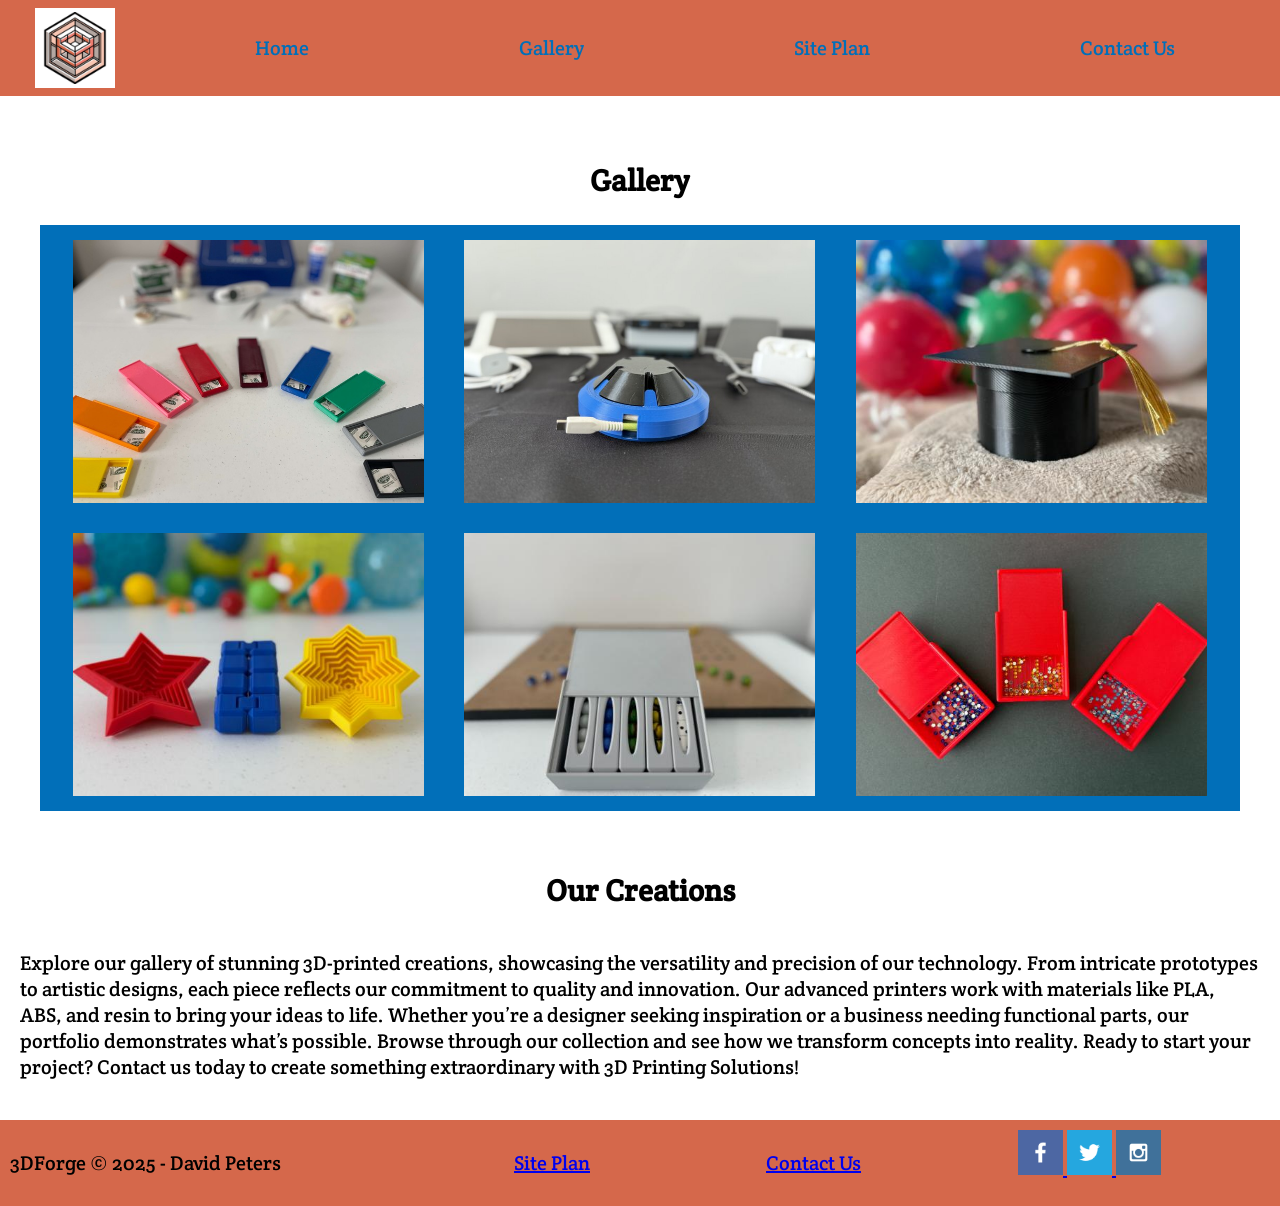
<file: print-services/gallery.html>
<!DOCTYPE html>
<html lang="en">
<head>
    <meta charset="UTF-8">
    <meta name="viewport" content="width=device-width, initial-scale=1.0">
    <link type="text/css" rel="stylesheet" href="styles/styles.css">
    <title>3D Printing Services | 3DForge | Gallery</title>
</head>
<body>
    <div id="content">
        <header>
            <a href="index.html" id="logo_link">
                <img class="logo" src="images/site-logo.png" alt="3DForge Logo">
            </a>
            <nav>
                <a href="index.html">Home</a>
                <a href="gallery.html">Gallery</a>
                <a href="site-plan.html">Site Plan</a>
                <a href="contactus.html">Contact Us</a>
            </nav>
        </header>
    <main>
        <section class="gallery">
            <h2>Gallery</h2>
            <div class="gallery-flex">
                <img src="images/past-orders/A Bandaid Boxes/9-color-bandaid.jpg" alt="Multiple Colored Bandaid Boxes">
                <img src="images/past-orders/A Cable Winder/bb-usb.jpg" alt="Blue USB Winder">
                <img src="images/past-orders/Graduation Cap/closed.jpg" alt="Closed Graduation Cap">
                <img src="images/past-orders/A Toys/all-three.jpg" alt="3 types of fidget toys">
                <img src="images/past-orders/A Wahoo Box/board.jpg" alt="Box with a board in the back">
                <img src="images/past-orders/A Diamond Painting Boxes/3r-box.jpg" alt="3 red diamond painting boxes">
            </div>
        </section>
        <section class="gallery-creations">
            <h4>Our Creations</h4>
            <p>
                Explore our gallery of stunning 3D-printed creations, showcasing the versatility and precision of our technology. From intricate prototypes to artistic designs, each piece reflects our commitment to quality and innovation. Our advanced printers work with materials like PLA, ABS, and resin to bring your ideas to life. Whether you’re a designer seeking inspiration or a business needing functional parts, our portfolio demonstrates what’s possible. Browse through our collection and see how we transform concepts into reality. Ready to start your project? Contact us today to create something extraordinary with 3D Printing Solutions!
            </p>
        </section>
    </main>
<footer>
        <p>3DForge &copy; 2025 - David Peters</p>
        <p><a href="site-plan.html">Site Plan</a></p>
        <p><a href="contactus.html">Contact Us</a></p>
        <div class="social">
            <a href="https://facebook.com" target="blank">
                <img src="images/facebook.png" alt="facebook icon">
            </a>
            <a href="https://twitter.com" target="blank">
                <img src="images/twitter.png" alt="twitter icon">
            </a>
            <a href="https://instagram.com" target="_blank">
                <img src="images/instagram.png" alt="instagram icon">
            </a>
        </div>

    </footer>
    </div>
</body>
</html>
</file>
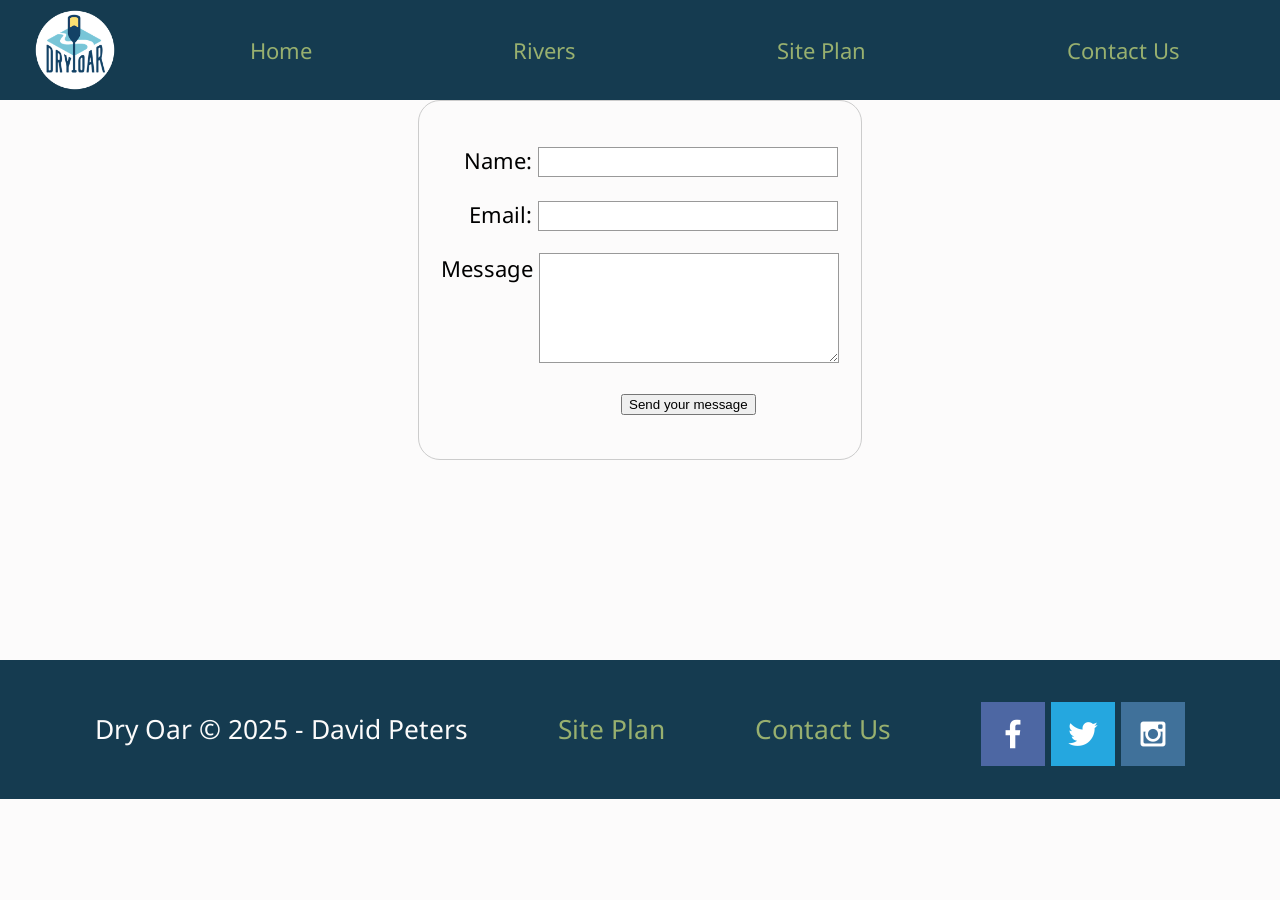
<file: wwr/contactus.html>
<!DOCTYPE html>
<html lang="en">
<head>
    <meta charset="UTF-8">
    <meta name="viewport" content="width=device-width, initial-scale=1.0">
    <link rel="stylesheet" href="styles/styles.css">
    <title>Whitewater Rafting Vacations | Dry Oar Boating | Contact Us</title>
    <style>
        body {
            /* Center the form on the page */
            text-align: center;
        }

        form {
        display: inline-block;
        /* Form outline */
        padding: 1em;
        border: 1px solid #ccc;
        border-radius: 1em;
        }

        p + p {
        margin-top: 1em;
        }

        label {
        /* Uniform size & alignment */
        display: inline-block;
        min-width: 90px;
        text-align: right;
        }

        input,
        textarea {
        /* To make sure that all text fields have the same font settings
            By default, text areas have a monospace font */
        font: 1em sans-serif;
        /* Uniform text field size */
        width: 300px;
        box-sizing: border-box;
        /* Match form field borders */
        border: 1px solid #999;
        }

        input:focus,
        textarea:focus {
        /* Set the outline width and style */
        outline-style: solid;
        /* To give a little highlight on active elements */
        outline-color: #000;
        }

        textarea {
        /* Align multiline text fields with their labels */
        vertical-align: top;
        /* Provide space to type some text */
        height: 5em;
        }

        .button {
        /* Align buttons with the text fields */
        padding-left: 90px; /* same size as the label elements */
        }

        button {
        /* This extra margin represent roughly the same space as the space
            between the labels and their text fields */
        margin-left: 0.5em;
        }
        #feedback {
        background-color: antiquewhite;
        position: absolute;
        top: 0;
        left: 0;
        right: 0;
        padding: .5em;
        /* make this element invisible until we are ready for it */
        display: none;      
        }
        .moveDown {
            margin-top: 3em;
        }
  

    </style>

</head>
    <body>
        <div id="content">
            <header>
                <a href="index.html" id="logo_link"> 
                    <img class="logo" src="images/logo.png" alt="Dry Oar Logo">
                </a>
                <nav>
                    <a href="index.html">Home</a>
                    <a href="rivers.html">Rivers</a>
                    <a href="site-plan-rafting.html">Site Plan</a>
                    <a href="contactus.html">Contact Us</a>
                </nav>
            </header>
            <main class="contact-us-form">
                <div id="feedback"></div>
                <form action="/my-handling-form-page" method="post">
                    <p>
                        <label for="name">Name:</label>
                        <input type="text" id="name" name="user_name" />
                    </p>
                    <p>
                        <label for="mail">Email:</label>
                        <input type="email" id="mail" name="user_email"/>
                    </p>
                    <p>
                        <label for="msg">Message</label>
                        <textarea id="msg" name="user_message"></textarea>
                    </p>
                    <p class="button">
                        <button type="submit">Send your message</button>
                    </p>
                </form>

            </main>
            <footer>
                <p>Dry Oar &copy; 2025 - David Peters</p>
                <p><a href="site-plan-rafting.html">Site Plan</a></p>
                <p><a href="contactus.html">Contact Us</a></p>
                <div class="social">
                    <a href="https://facebook.com" target="blank">
                        <img src="images/facebook.png" alt="facebook icon">
                    </a>
                    <a href="https://twitter.com" target="blank">
                        <img src="images/twitter.png" alt="twitter icon">
                    </a>
                    <a href="https://instagram.com" target="_blank">
                        <img src="images/instagram.png" alt="instagram icon">
                    </a>
                </div>
            </footer>
        </div>
        <script>
        // get the feedback div element so we can do something with it.
        const feedbackElement = document.getElementById('feedback');
        // get the form so we can read what was entered in it.
        const formElement = document.forms[0];
        // add a 'listener' to wait for a submission of our form. When that happens run the code below.
        formElement.addEventListener('submit', function(e) {
            // stop the form from doing the default action.
            e.preventDefault();
            // set the contents of our feedback element to a message letting the user know the form was submitted successfully. Notice that we pull the name that was entered in the form to personalize the message!
            feedbackElement.innerHTML = 'Hello '+ formElement.user_name.value +'! Thank you for your message. We will get back with you as soon as possible!';
            // make the feedback element visible.
            feedbackElement.style.display = "block";
            // add a class to move everything down so our message doesn't cover it.
            document.body.classList.toggle('moveDown');
            });
        </script>

    </body>
</html>
</file>
<file: print-services/styles/styles.css>
@import url('https://fonts.googleapis.com/css2?family=Crete+Round:ital@0;1&family=Domine:wght@400..700&display=swap');

:root {
  /* change the values below to your colors from your palette */
  --primary-color: #D5684B   ;
  --secondary-color: #016Fb9 ;
  --accent1-color: #59CD90;
  --accent2-color: #412722;

  /* change the values below to your chosen font(s) */
  --heading-font: "Domine";
  --paragraph-font: "Crete Round", Helvetica, sans-serif;

  /* these colors below should be chosen from among your palette colors above */
  --headline-color-on-white: #d5684b;  /* headlines on a white background */ 
  --headline-color-on-color: white; /* headlines on a colored background */ 
  --paragraph-color-on-white: #016fb9; /* paragraph text on a white background */ 
  --paragraph-color-on-color: white; /* paragraph text on a colored background */ 
  --paragraph-background-color: #D5684B  ;
  --nav-link-color: #016Fb9;
  --nav-background-color: #d5684b;
  --nav-hover-link-color: white;
  --nav-hover-background-color: #d5684b;
}

/*Hero*/

header{
    background-color: var(--paragraph-background-color);
    display:grid;
    grid-template-columns: 150px 1fr;
}

nav {
    display: flex;
    justify-content: space-around;
}

nav a {
    text-align: center;
    color: var(--nav-link-color);
    text-decoration: none;
    padding: 35px;
}

nav a:hover {
    background-color: black;
    color: var(--nav-hover-link-color);
}

.logo{
    width:80px
}

#logo_link {
    padding-top: 5px;
    justify-self: center;
    align-self: center;
}

body{
    font-family: var(--paragraph-font);
    font-size: 20px;
    margin: 0;
}

/*Hero*/
#hero {
    display: grid;
    grid-template-columns: 1fr 3fr 1fr;
    margin-top: -100px
}

#hero-box {
    grid-column: 1/4;
    grid-row: 1/8;
    z-index: -1;
}
#hero-msg h1, #hero-msg h4 {
    text-align: center;
}

#hero-msg{
    grid-column: 2/3;
    grid-row: 2/3;
    margin-top: 100px;
}

#hero-msg h4 {
    color: white;
}

#hero-img {
    width: 100%;
}
.hero-title {
    color: white;
    font-family: 'Peralta', sans-serif;
    font-size: 2em;
    margin-top: 10px;
}

.button-box {
    text-align:center;
    grid-row-start:4;
    grid-column:2/3;
}
.contactus{
    background-color: var(--accent1-color);
    color: var(--accent2-color);
    text-decoration: none;
    font-size: 25px;
    padding: 20px 30px;
    margin-top: 50px;
    border-radius: 5px;
}

/*Main Content*/

main{
    padding:20px;
}

.home-gallery{
    display:grid;
    grid-template-columns: 1fr 1fr;
}

.home-flex{
    display:flex;
    flex-wrap: wrap;
    justify-content:space-around;
    column-gap: 30px;
    row-gap:30px;
    padding:5px
}
.home-flex img{
    max-width:250px;
    max-height:250px
}

.why h4{
    text-align:center;
}

/*Footer*/

footer{
    background-color: var(--primary-color);
    display:grid;
    grid-template-columns:2fr repeat(3,1fr);
    padding:10px
}

.social img{
    max-width:45px;
    align-self:center;
}

/*Gallery Page*/

.gallery{
    text-align:center;
    padding:20px;
}

.gallery-flex{
    display:flex;
    flex-wrap: wrap;
    justify-content:space-around;
    column-gap: 5px;
    row-gap:30px;
    padding:15px;
    background-color:var(--secondary-color)
}

.gallery-flex img{
    max-width:30%;
}

.gallery-creations h4{
    text-align:center;
    font-size:30px;
}

/*Contact Page*/

.contact-us-main h1{
    text-align:center;
}

.contact-content {
    display: grid;
    grid-template-columns: 1fr 1fr;
}

.portrait {
    display: flex;
    justify-content: center; 
    align-items: center; 
}

.portrait img {
    max-width: 50%;
    padding:30px;
    background-color: var(--paragraph-color-on-white);

}

.form-image {
    display: flex;
    justify-content: center; 
    align-items: center; 
    
}

.contact-form{
    margin-left:9em;
}

.form-image img {
    max-height: 75%;
    padding:30px;
    background-color: var(--paragraph-color-on-white);
}
</file>
<file: Test/styles/styles.css>
body {
  margin: 0;
  font-family: sans-serif;
}

.hero {
  height: 350px;
}

.icons {
  background-color: #666;
  padding: 40px 0;
  display: flex;
  justify-content: center;
  gap: 60px;
}

.icon {
  width: 120px;
  height: 120px;
  border-radius: 50%;
  overflow: hidden;
  border: 6px solid #444;
  background-color: #fff;
  display: flex;
  align-items: center;
  justify-content: center;
}

.icon img {
  width: 100%;
  height: 100%;
  object-fit: cover;
}
</file>
<file: wwr/styles/styles.css>
@import url('https://fonts.googleapis.com/css2?family=Noto+Sans:ital,wght@0,100..900;1,100..900&family=Peralta&display=swap');

/* Layout & Structure */
body {
    background-color: #fcfbfb;
    font-family: "Noto Sans", Helvetica, sans-serif;
    font-size: 22px;
    margin: 0;
    padding: 0;
}

#content {
    max-width: 1600px;
    margin: 0 auto;
}

main section {
    text-align: center;
}
.rivers-header{
    justify-items: center;
    padding-bottom:15px;
}

.rivers-grid{
    display: grid;
    grid-template-columns: 6fr 1fr 6fr;
}
.rivers-desolation-img{
    grid-column:1/2;
    grid-row:2/3;
}
.rivers-desolation{
    grid-column:3/4;
    grid-row:2/3;
}
.rivers-salmon-img{
    grid-column:3/4;
    grid-row:1/2;
}
.rivers-grand-canyon{
    grid-column:1/2;
    grid-row:3/4;
}
.rivers-grand-canyon-img{
    grid-column:3/4;
    grid-row:3/4
}
.rivers-salmon, .rivers-desolation, .rivers-grand-canyon{
    text-align:left;
}
.rivers-salmon-img, .rivers-desolation-img, .rivers-grand-canyon-img{
    height:100%;
    width:100%;
}

/* Header & Navigation */
header {
    background-color: #153B50;
    display: grid;
    grid-template-columns: 150px auto;
}

nav {
    display: flex;
    justify-content: space-around;
}

nav a {
    text-align: center;
    color: #98B06F;
    text-decoration: none;
    padding: 35px;
}

nav a:hover {
    background-color: black;
    color: #fcfbfb;
}

/* Hero Section */
#hero {
    display: grid;
    grid-template-columns: 1fr 3fr 1fr;
    margin-top: -100px
}

#hero-box {
    grid-column: 1/4;
    grid-row: 1/3;
    z-index: -1;
}
#hero-msg h1, #hero-msg h4 {
    text-align: center;
}

#hero-msg{
    grid-column: 2/3;
    grid-row: 1/3;
    margin-top: 100px;
    z-index: 2;    
}

#hero-msg h4 {
    color: white;
}

#hero-img {
    width: 100%;
}

#background {
    height: 750px;
    background-color: #274690;
    margin-bottom: 50px;
    grid-column: 1/12;
    grid-row: 4/10;
}

/* Typography */
.home-grid{
    display: grid;
    grid-template-columns: repeat(11, 1fr);
}

h2 {
    margin: 0;
}

h4 {
    color: #462521;
}

.home-title {
    color: #274690;
    font-family: 'Peralta', sans-serif;
    font-size: 2em;
    margin-top: 10px;
}

.rivers-header h1{
    font-size:4em;
}
/* Buttons */
.button-box {
    text-align: center;
}

.book, .join {
    background-color: #98B06F;
    color: #462521;
    text-decoration: none;
    font-size: 18px;
    padding: 15px 30px;
    margin-top: 50px;
    border-radius: 5px;
}

.book:hover, .join:hover {
    background-color: #274690;
    color: #fcfbfb;
}

/* Messages */
.msg {
    background-color: #274690;
    line-height: 1.5em;
    padding: 35px;
    margin-top: 80px;
    grid-column: 6/11;
    grid-row: 6/8;
    box-shadow: 5px 5px 10px #6f7364;
}

.msg h2 {
    color: #98B06F;
}

.msg p {
    color: #fcfbfb;
    font-size: 0.8em;
    padding: 15px;
}

/* Icons */
.icon {
    width: 80px;
    padding-top: 10px;
}

.logo{
    width: 80px;
}

#logo_link {
    padding-top: 5px;
    justify-self: center;
    align-self: center;
}

.rivers-card, .camping-card, .rapids-card{
    margin: 200px 0;
}
.rivers-card{
    grid-column: 2/5;
    grid-row: 2/4;
}
.camping-card{
    grid-column: 5/8;
    grid-row: 2/4;
}
.rapids-card{
    grid-column: 8/11;
    grid-row: 2/4;
}

.mountains {
    grid-column: 2/8;
    grid-row: 5/9;
    box-shadow: 5px 5px 10px #6f7364;
}
.card-img{
    border: 5px solid black;
    transition: transform .5s;
    box-shadow: 5px 5px 10px #6f7364;
}
.card-img:hover{
    opacity: .6;
    transform: scale(1.1);
}
.card-img, .mountains {
    width: 100%;
}

/* Footer */
footer {
    background-color: #153B50;
    color: #fcfbfb;
    padding: 25px 50px;
    margin-top: 200px;
    display: flex;
    justify-content: space-around;
    align-items: center;
}

footer p {
    font-size: 1.2em;
}

footer p a:hover {
    text-decoration: underline;
}

footer a {
    color: #98B06F;
    text-decoration: none;
}

footer a:hover {
    color: #fcfbfb;
}

footer .social img{
    padding-top: 15px;
}

@media screen and (max-width: 900px) {
    #hero, .home-grid {
        display: block;
        height: auto;
    }
    nav, footer {
        flex-direction: column;
    }
    nav a {
        display: block;
        padding: 15px;
    }
    #hero {
        margin-top: 0;
    }
    #hero-msg {
        margin-top: 0;
    }
    #hero-msg h4 {
        display: none;
    }
    #hero-msg h1 {
        color: #6f7364;
    }
    .home-title {
        font-size: 25px;
    }
    .rivers-card, .camping-card, .rapids-card { 
        margin: 50px auto;
        width: 60%;
    }
    #background {
        display: none;
    }
    .mountains, .msg {
        width: 80%;
        display: block;
        margin: 0 auto;
    }
    footer {
        margin-top: 25px;
    }
}
</file>
<file: positionstyles.css>
/* CSS - Name: "positionstyles.css" */
/* Activity 1 styles */
.content1 {
  /* This is the parent of the activity 1 boxes. */
  display: grid;
  grid-template-columns: 1fr 1fr;
  justify-items: center;
  gap: 20px;
}
.red1 { 
  width: 100%; 
  height: 100px; 
  background-color: red; 
  grid-column: 1/3;

} 
.green1 {
  width: 200px; 
  height: 200px; 
  background-color: green; 

} 
.yellow1 {
  width: 200px; 
  height: 200px; 
  background-color: gold; 
} 
.blue1 {
  width: 100%; 
  height: 100px; 
  background-color: blue; 
  grid-column: 1/3;
} 
/* Activity 2 styles */ 
.content2 {
  /* This is the parent of the activity 2 boxes. */
  display: grid;
  grid-template-columns: repeat(4, 50px);
}
.red2 {
  width: 100px; 
  height: 100px; 
  background-color: red;
  grid-row:1/2;
} 
.green2 { 
  width: 100px; 
  height: 100px; 
  background-color: green;  
  grid-row:1/2;
  margin-top: 50px;
} 
.yellow2 {
  width: 100px; 
  height: 100px; 
  background-color: gold; 
  grid-row:1/2;
  margin-top: 100px
} 
.blue2 {
  width: 100px; 
  height: 100px; 
  background-color: blue; 
  grid-row:1/2;
  margin-top: 150px;
} 
/* Activity 3 styles */ 
.content3 {
  /* This is the parent of the activity 3 boxes. */
  display: grid;
  grid-template-columns: 4fr 1fr 4fr;
}
.red3 {
  width: 100%; 
  height: 150px; 
  background-color: red;
  grid-column: 1/4; 
} 
.green3 {
  width: 100%; 
  height: 300px; 
  background-color: green;
  grid-column: 1/2;
} 
.yellow3 {
  width: 100%; 
  height: 300px; 
  background-color: gold;
  grid-column: 3/4; 
} 
.blue3 {
  width: 100%;
  height: 150px; 
  background-color: blue; 
  grid-column: 1/4;
} 
/* Activity 4 styles */ 
.content4 {
  /* This is the parent of the activity 4 boxes. */
  height: 400px;
  width: 600px;
  display: grid;
  grid-template-columns: 1fr 1fr;
}
.red4 {
  width: 100%; 
  height: 100%; 
  background-color: red;
  grid-column:1/2;
  grid-row:1/4; 
} 
.green4 {
  width: 100%; 
  height: 100%; 
  background-color: green; 
} 
.yellow4 {
  width: 100%; 
  height: 100%; 
  background-color: gold; 
} 
.blue4 {
  width: 100%; 
  height: 100%; 
  background-color: blue; 
} 
/* Activity 5 styles */ 
.content5 {
  /* This is the parent of the activity 5 boxes. */
  height: 400px;
  width: 900px;
}
.red5 { 
  width: 100%; 
  height: 100px; 
  background-color: red; 
} 
.green5 { 
  width: 125px; 
  height: 125px; 
  background-color: green; 
  float:left;
} 
.yellow5 {
  width: 100%; 
  height: 200px; 
  background-color: gold; 

} 
.blue5 {
  width: 100%; 
  height: 100px; 
  background-color: blue; 
} 
/* Activity 6 styles */ 
.content6 {
  /* This is the parent of the activity 6 boxes. */
  display: grid;
  grid-template-columns: repeat(3,200px);
  grid-template-rows: repeat(3, 200px);
}
.red6 {
  width: 100%; 
  height: 100%; 
  background-color: red;
  grid-row: 1/2;
  grid-column: 1/3; 
} 
.green6 {
  width: 100%; 
  height: 100%; 
  background-color: green; 
  grid-row: 3/4;
  grid-column: 1/2;
  z-index: 1;
} 
.yellow6 {
  width: 100%; 
  height: 100%; 
  background-color: gold; 
  grid-row: 2/4;
  grid-column: 3/4;
  z-index: 1;
} 
.blue6 {
  width: 400px; 
  height: 400px; 
  background-color: blue; 
  grid-row: 2/3;
  grid-column: 2/3;
  margin: -100px
} 


/* Do not make any changes below here */
.activity {
  width: 70%; 
  margin: 20px auto; 
  font-family: Arial, sans-serif; 
  border: 1px solid black; 
  padding: 10px; 
  clear:both; 
  overflow: auto;
} 

.hint {
  border: 1px solid grey;
  background: #e0e0e0;
  padding: .5em;
  position: relative;
  margin: 1em 0;
}
.hint h3 {
  margin: 0;
}
.hint:hover {
  background: #d0d0d0;
}
.hint > div {
  display: none;
}

.hint input[type=checkbox] {
  position: absolute;
  width: 100%;
  height: 100%;
  opacity: 0;
  z-index: 1;
  cursor: pointer;
}

.hint input[type=checkbox]:checked ~ div {
  display: block;
}

.hint i {
  position: absolute;
  transform: translate(-6px, 0);
  margin-top: 16px;
  right: 10px;
  top: -3px;
}
.hint i:before, .hint i:after {
  content: "";
  position: absolute;
  background-color: black;
  width: 3px;
  height: 9px;
}
.hint i:before {
  transform: translate(2px, 0) rotate(45deg);
}
.hint i:after {
  transform: translate(-2px, 0) rotate(-45deg);
}

.hint input[type=checkbox]:checked ~ i:before {
  transform: translate(-2px, 0) rotate(45deg);
}
.hint input[type=checkbox]:checked ~ i:after {
  transform: translate(2px, 0) rotate(-45deg);
}
.hint a {
  position: relative;
  z-index: 1;
}
</file>
<file: styles.css>
* {box-sizing:border-box}

/* Slideshow container */
.slideshow-container {
  max-width: 1000px;
  position: relative;
  margin: auto;
}

/* Hide the images by default */
.mySlides {
  display: none;
}

/* Next & previous buttons */
.prev, .next {
  cursor: pointer;
  position: absolute;
  top: 50%;
  width: auto;
  margin-top: -22px;
  padding: 16px;
  color: white;
  font-weight: bold;
  font-size: 18px;
  transition: 0.6s ease;
  border-radius: 0 3px 3px 0;
  user-select: none;
}

/* Position the "next button" to the right */
.next {
  right: 0;
  border-radius: 3px 0 0 3px;
}

/* On hover, add a black background color with a little bit see-through */
.prev:hover, .next:hover {
  background-color: rgba(0,0,0,0.8);
}

/* Caption text */
.text {
  color: #f2f2f2;
  font-size: 15px;
  padding: 8px 12px;
  position: absolute;
  bottom: 8px;
  width: 100%;
  text-align: center;
}

/* Number text (1/3 etc) */
.numbertext {
  color: #f2f2f2;
  font-size: 12px;
  padding: 8px 12px;
  position: absolute;
  top: 0;
}

/* The dots/bullets/indicators */
.dot {
  cursor: pointer;
  height: 15px;
  width: 15px;
  margin: 0 2px;
  background-color: #bbb;
  border-radius: 50%;
  display: inline-block;
  transition: background-color 0.6s ease;
}

.active, .dot:hover {
  background-color: #717171;
}

/* Fading animation */
.fade {
  animation-name: fade;
  animation-duration: 1.5s;
}

@keyframes fade {
  from {opacity: .4}
  to {opacity: 1}
}
</file>
<file: 3d-print-services/styles/site-plan.css>
/* if you are using any Google fonts change the font names below to your fonts. 
Any spaces in your font name should be replaced with a +. 
Fonts are separated by a | */
@import url('https://fonts.googleapis.com/css2?family=Crete+Round:ital@0;1&family=Domine:wght@400..700&display=swap');

:root {
  /* change the values below to your colors from your palette */
  --primary-color: #D5684B   ;
  --secondary-color: #016Fb9 ;
  --accent1-color: #59CD90;
  --accent2-color: #412722;

  /* change the values below to your chosen font(s) */
  --heading-font: "Domine";
  --paragraph-font: "Crete Round", Helvetica, sans-serif;

  /* these colors below should be chosen from among your palette colors above */
  --headline-color-on-white: #d5684b;  /* headlines on a white background */ 
  --headline-color-on-color: white; /* headlines on a colored background */ 
  --paragraph-color-on-white: #016fb9; /* paragraph text on a white background */ 
  --paragraph-color-on-color: white; /* paragraph text on a colored background */ 
  --paragraph-background-color: #D5684B  ;
  --nav-link-color: #016Fb9;
  --nav-background-color: #d5684b;
  --nav-hover-link-color: white;
  --nav-hover-background-color: #d5684b;
}


/*  Look around below...but DON'T CHANGE ANYTHING! */

body {
  max-width: 1200px;
  margin: 0 auto;
  padding: 4em;
  font-size: 18px;
  text-align: center;
}
img {
  display: block;
  margin: 0 auto;
}
h1, h2, h3, h4, h5, h6 {
  font-family: var(--heading-font);
  color: var(--headline-color-on-white);
}
h2 {
  text-align: center;
}
hr {
  height: 3px;
  margin: 35px 0;
  background: var(--accent1-color);
}
header {
  padding: 1em;
  text-align: center;
  color: var(--headline-color-on-color);
  background-color: var(--paragraph-background-color);
}
header > h1, header > h2 {
  color: var(--headline-color-on-color);
}

p {
  font-family: var(--paragraph-font);
  color: var(--paragraph-color-on-white);
  padding: 1em;
}
.colors {
  width: 100%;
  min-width: 350px;
  margin: 30px auto;
  text-align: center;
}
.colors th {
  background-color: #999;
}
.colors td{
  width: 25%;
  height: 3em;
}

.primary {
  background-color: var(--primary-color);
}
.secondary {
  background-color: var(--secondary-color);
}
.accent1 {
  background-color: var(--accent1-color);
}
.accent2{
  background-color: var(--accent2-color);
}

p.colored {
  background-color: var(--paragraph-background-color);
  color: var(--paragraph-color-on-color);
}

nav {
  background-color: var(--nav-background-color);
  line-height: 3em;
  text-align: center;
  font-size: 1.2em;
}
nav  {
  list-style-type: none;
  display: flex;

}
nav a {
  padding:1em;
  min-width: 120px;
  text-decoration: none;
  padding: 10px;

}
nav a:link, nav a:visited {
  color: var(--nav-link-color);
}
nav a:hover {
  color: var(--nav-hover-link-color);
  background-color: var(--nav-hover-background-color);
}

.sitemap {
  display: grid;
  justify-content: center;

  grid-template-columns: repeat(6, 15%);
  grid-template-rows: 3em 1.5em 1.5em 3em;
  grid-template-areas: ". . home home . ."
    ". . . top . ."
    ". left left right right ."
    "page2 page2 . . page3 page3";
}
.sitemap > div {

  text-align: center;

}
.sm-home {
  grid-area: home;
  background-color: #ccc;
  line-height: 3em;
}
.sm-page2 {
  grid-area: page2;
  background-color: #ccc;
  line-height: 3em;
}
.sm-page3 {
  grid-area: page3;
  background-color: #ccc;
  line-height: 3em;
}

.top {
  grid-area: top;
  border-left: 1px solid;
}

.left {
  grid-area: left;
  border-top: 1px solid;
  border-left: 1px solid;
}

.right {
  grid-area: right;
  border-top: 1px solid;
  border-right: 1px solid;
}
</file>
